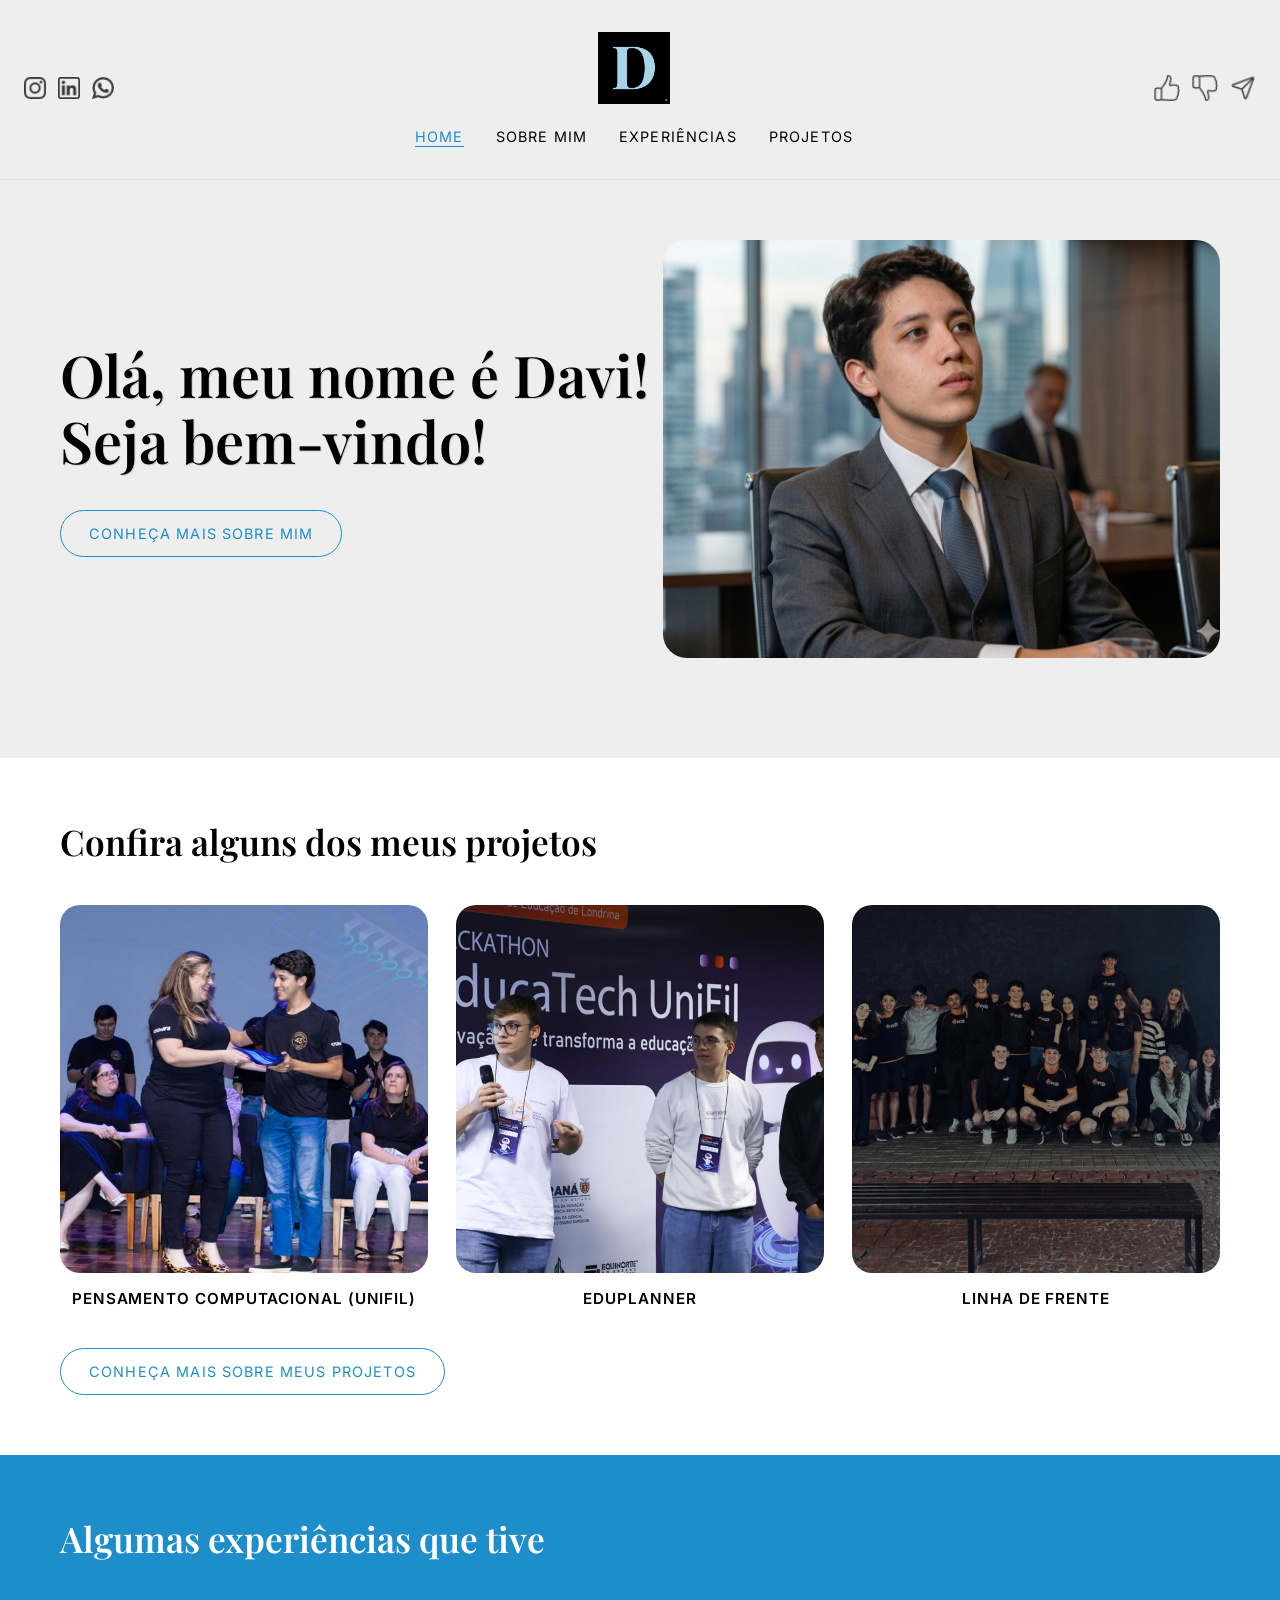
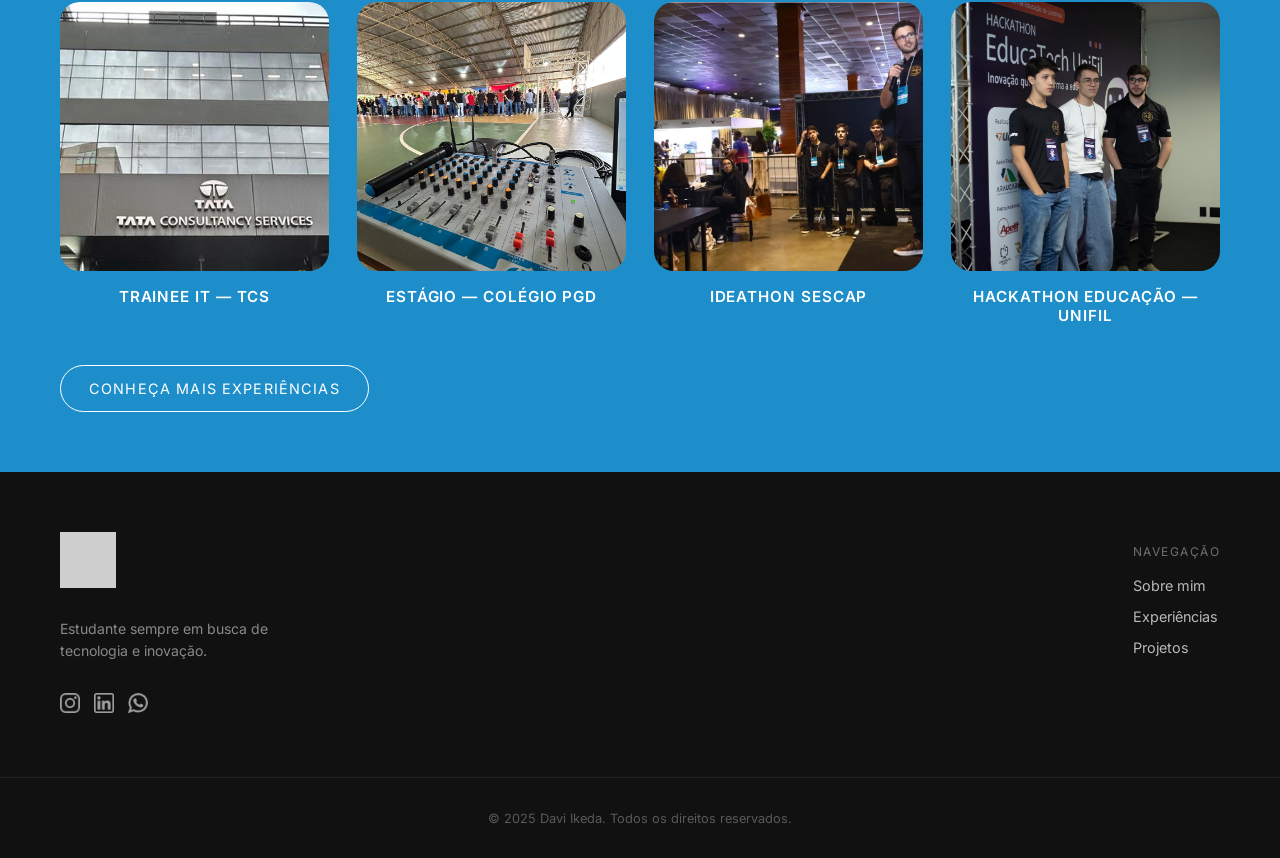
<file: index.html>
<!DOCTYPE html>
<html lang="pt-BR">
<head>
    <meta charset="UTF-8">
    <meta name="viewport" content="width=device-width, initial-scale=1.0">
    <title>Davi Ikeda — Portfólio</title>
    <link rel="stylesheet" href="style.css">
    <link rel="preconnect" href="https://fonts.googleapis.com">
    <link rel="preconnect" href="https://fonts.gstatic.com" crossorigin>
    <link href="https://fonts.googleapis.com/css2?family=Finlandica+Text:ital,wght@0,100..900;1,100..900&family=Playfair+Display:ital,wght@0,400..900;1,400..900&family=Inter:ital,opsz,wght@0,14..32,100..900;1,14..32,100..900&display=swap" rel="stylesheet">
</head>
<body>

    <!-- HEADER -->
    <header class="header">
        <div class="header-icons">
            <a href="https://www.instagram.com/daviikedalp/"><img src="assets/icons/instagram.png" alt="Instagram" class="icon"></a>
            <a href="https://www.linkedin.com/in/davi-ikeda-lopes-004a93346/"><img src="assets/icons/linkedin.png" alt="LinkedIn" class="icon"></a>
            <a href=""><img src="assets/icons/whatsapp.png" alt="WhatsApp" class="icon"></a>
        </div>
        <div class="header-navbar">
            <a href="index.html"><img src="assets/logo_portfolio.png" alt="Logo" class="navbar-logo"></a>
            <div class="navbar-items">
                <a href="index.html" class="navbar-item">Home</a>
                <a href="sobre-mim.html" class="navbar-item">Sobre mim</a>
                <a href="experiencias.html" class="navbar-item">Experiências</a>
                <a href="projetos.html" class="navbar-item">Projetos</a>
            </div>
        </div>
        <div class="header-icons">
            <a href="#"><img src="assets/icons/gostar.png" alt="Curtir" class="cta-icon"></a>
            <a href="#"><img src="assets/icons/nao-gostar.png" alt="Não curtir" class="cta-icon"></a>
            <a href="#"><img src="assets/icons/enviar.png" alt="Enviar" class="cta-icon"></a>
        </div>
    </header>

    <!-- MAIN -->
    <main class="main-home">

        <!-- Hero -->
        <section class="hero-home">
            <div class="hero-home_content">
                <p class="content-text fade-up">Olá, meu nome é Davi! Seja bem-vindo!</p>
                <a href="sobre-mim.html" class="content-button fade-up fade-up-delay-2">Conheça mais sobre mim</a>
            </div>
            <img src="assets/hero-img.png" alt="Foto de Davi Ikeda" class="hero-home_img fade-up fade-up-delay-3">
        </section>

        <!-- Projects -->
        <section class="projects-home">
            <h2 class="projects-title">Confira alguns dos meus projetos</h2>
            <div class="projects-content">
                <div class="project">
                    <img src="assets/pensamentoComp.png" alt="Pensamento Computacional" class="project-img">
                    <p class="project-label">Pensamento Computacional (UniFil)</p>
                </div>
                <div class="project">
                    <img src="assets/eduplanner.png" alt="EduPlanner" class="project-img">
                    <p class="project-label">EduPlanner</p>
                </div>
                <div class="project">
                    <img src="assets/linha.png" alt="Linha de Frente" class="project-img">
                    <p class="project-label">Linha de Frente</p>
                </div>
            </div>
            <div class="section-centered-btn">
                <a href="projetos.html" class="projects-button">Conheça mais sobre meus projetos</a>
            </div>
        </section>

        <!-- Experiences -->
        <section class="experiences-home">
            <h2 class="experiences-title">Algumas experiências que tive</h2>
            <div class="experiences-content">
                <div class="experience">
                    <img src="assets/tcs.jpg" alt="Trainee IT TCS" class="experience-img">
                    <p class="experience-label">Trainee IT — TCS</p>
                </div>
                <div class="experience">
                    <img src="assets/pgd.jpg" alt="Estágio Colégio PGD" class="experience-img">
                    <p class="experience-label">Estágio — Colégio PGD</p>
                </div>
                <div class="experience">
                    <img src="assets/sescap.jpg" alt="Sescap Ideathon" class="experience-img">
                    <p class="experience-label">Ideathon Sescap</p>
                </div>
                <div class="experience">
                    <img src="assets/hackathonEduca.jpg" alt="Hackathon UniFil" class="experience-img">
                    <p class="experience-label">Hackathon Educação — UniFil</p>
                </div>
            </div>
            <div class="section-centered-btn">
                <a href="experiencias.html" class="experiences-button content-button--white">Conheça mais experiências</a>
            </div>
        </section>

    </main>

    <!-- FOOTER -->
    <footer>
        <div class="footer">
            <div class="footer-brand">
                <img src="assets/logo_portfolio.png" alt="Logo" class="footer-logo">
                <p class="footer-tagline">Estudante sempre em busca de tecnologia e inovação.</p>
                <div class="footer-social">
                    <a href="https://www.instagram.com/daviikedalp/"><img src="assets/icons/instagram.png" alt="Instagram"></a>
                    <a href="https://www.linkedin.com/in/davi-ikeda-lopes-004a93346/"><img src="assets/icons/linkedin.png" alt="LinkedIn"></a>
                    <a href=""><img src="assets/icons/whatsapp.png" alt="WhatsApp"></a>
                </div>
            </div>
            <nav class="footer-nav">
                <p class="footer-nav-title">Navegação</p>
                <a href="sobre-mim.html" class="footer-link">Sobre mim</a>
                <a href="experiencias.html" class="footer-link">Experiências</a>
                <a href="projetos.html" class="footer-link">Projetos</a>
            </nav>
        </div>
        <div class="footer-bottom">
            <p class="footer-copyright">&copy; 2025 Davi Ikeda. Todos os direitos reservados.</p>
        </div>
    </footer>

    <script src="index.js"></script>
</body>
</html>
</file>
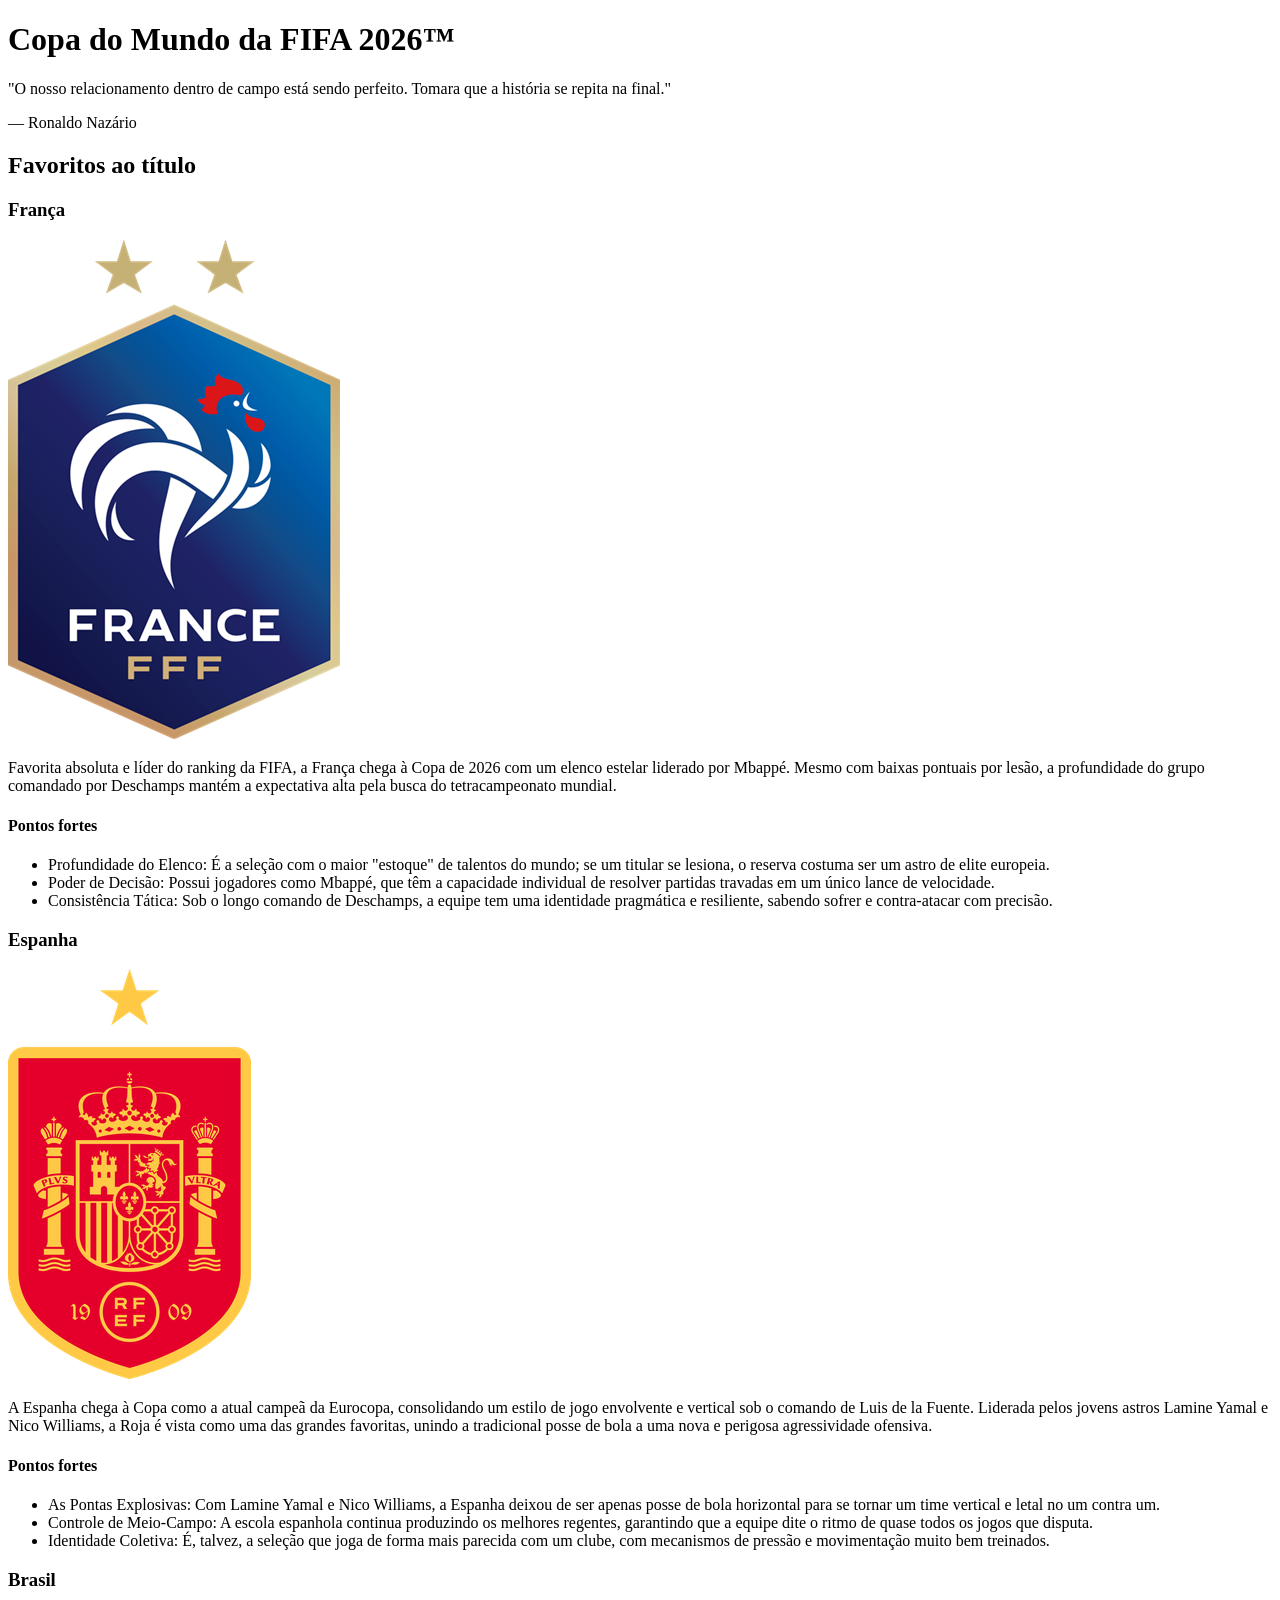
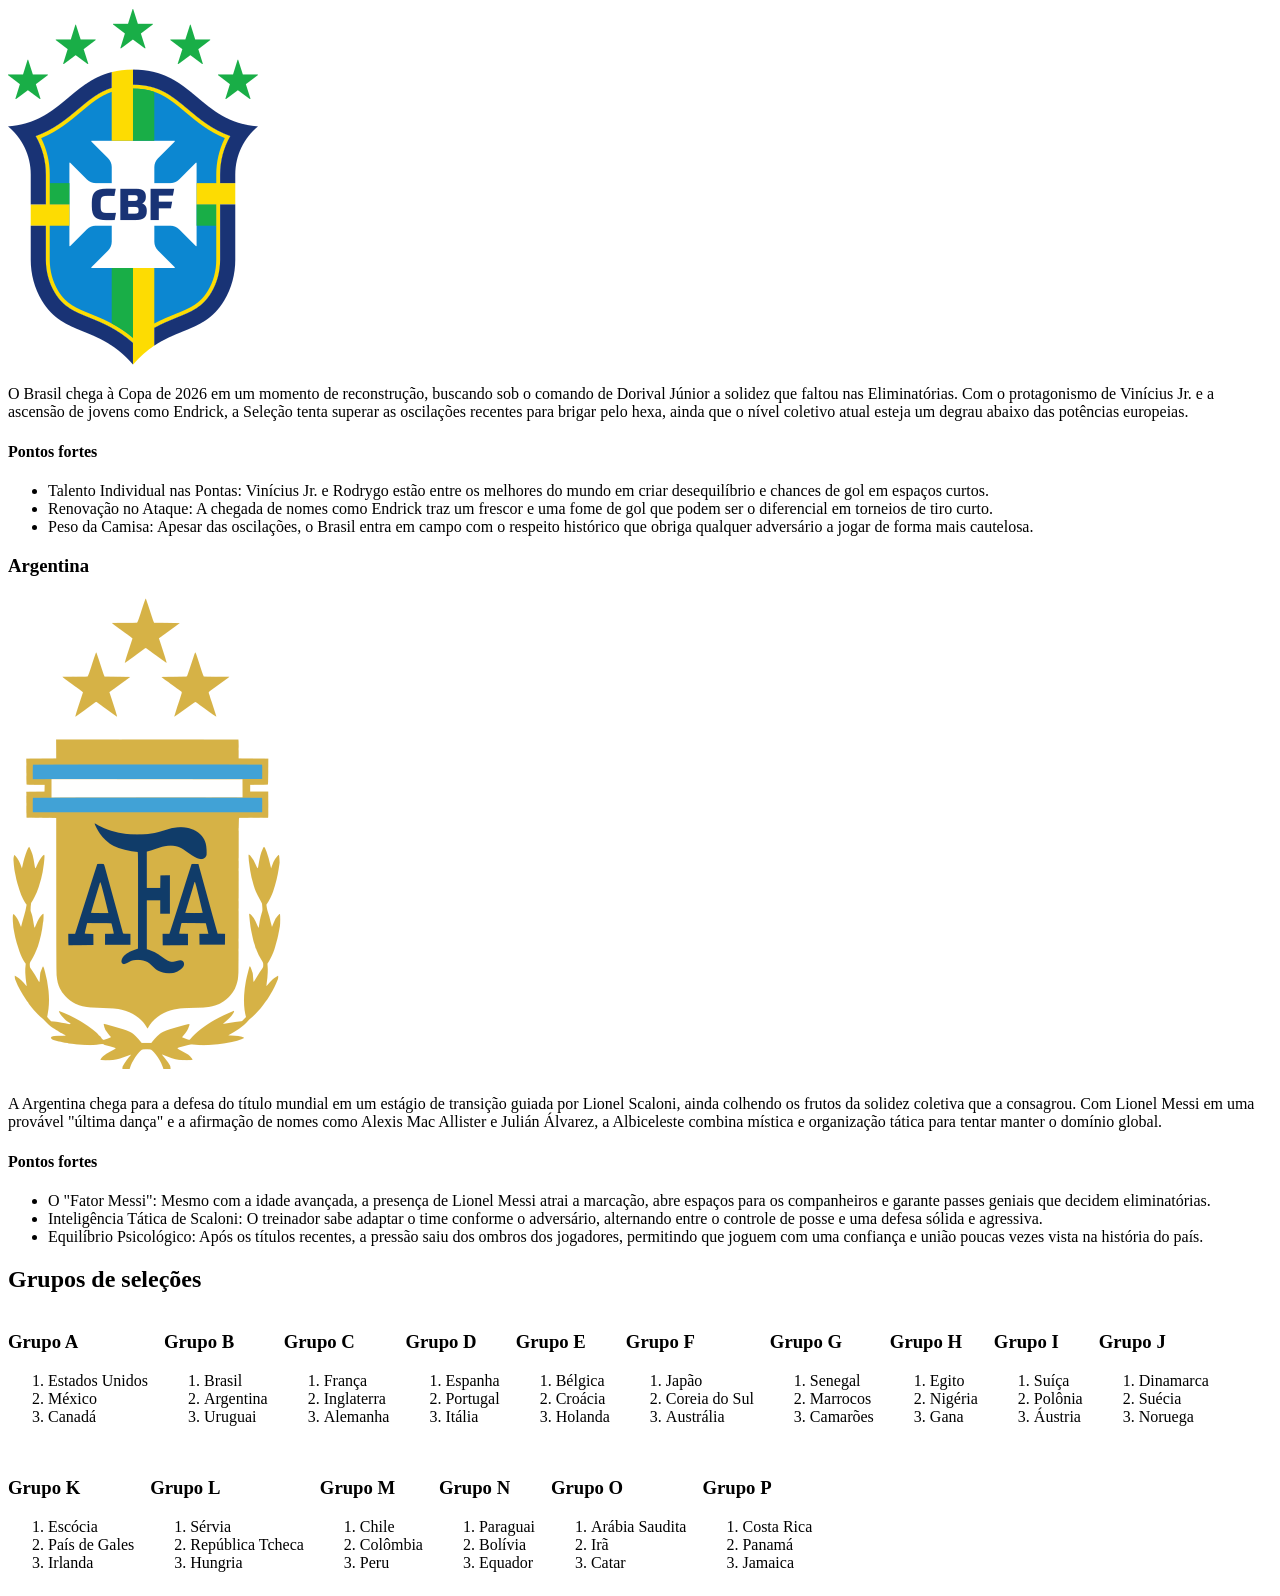
<file: Atividade 1/index.html>
<!DOCTYPE html>
<html lang="en">
<head>
    <meta charset="UTF-8">
    <meta name="viewport" content="width=device-width, initial-scale=1.0">
    <title>Copa 2026</title>
</head>
<body>
    <header>
        <h1>Copa do Mundo da FIFA 2026™</h1>
        <div>
            <p>"O nosso relacionamento dentro de campo está sendo perfeito. Tomara que a história se repita na final."</p>
            <p>— Ronaldo Nazário</p>
        </div>
    </header>

    <main>
        <section class="fav">
            <h2>Favoritos ao título</h2>
            <div class="franca">
                <h3>França</h3>
                <img src="assets/franca.png" alt="Brasão da França">
                <p>Favorita absoluta e líder do ranking da FIFA, a França chega à Copa de 2026 com um elenco estelar liderado por Mbappé. Mesmo com baixas pontuais por lesão, a profundidade do grupo comandado por Deschamps mantém a expectativa alta pela busca do tetracampeonato mundial.</p>
                <h4>Pontos fortes</h4>
                <ul>
                    <li>Profundidade do Elenco: É a seleção com o maior "estoque" de talentos do mundo; se um titular se lesiona, o reserva costuma ser um astro de elite europeia.</li>
                    <li>Poder de Decisão: Possui jogadores como Mbappé, que têm a capacidade individual de resolver partidas travadas em um único lance de velocidade.</li>
                    <li>Consistência Tática: Sob o longo comando de Deschamps, a equipe tem uma identidade pragmática e resiliente, sabendo sofrer e contra-atacar com precisão.</li>
                </ul>
            </div>

            <div class="espanha">
                <h3>Espanha</h3>
                <img src="assets/espanha.png" alt="Brasão da Espanha">
                <p>A Espanha chega à Copa como a atual campeã da Eurocopa, consolidando um estilo de jogo envolvente e vertical sob o comando de Luis de la Fuente. Liderada pelos jovens astros Lamine Yamal e Nico Williams, a Roja é vista como uma das grandes favoritas, unindo a tradicional posse de bola a uma nova e perigosa agressividade ofensiva.</p>
                <h4>Pontos fortes</h4>
                <ul>
                    <li>As Pontas Explosivas: Com Lamine Yamal e Nico Williams, a Espanha deixou de ser apenas posse de bola horizontal para se tornar um time vertical e letal no um contra um.</li>
                    <li>Controle de Meio-Campo: A escola espanhola continua produzindo os melhores regentes, garantindo que a equipe dite o ritmo de quase todos os jogos que disputa.</li>
                    <li>Identidade Coletiva: É, talvez, a seleção que joga de forma mais parecida com um clube, com mecanismos de pressão e movimentação muito bem treinados.</li>
                </ul>
            </div>

            <div class="brasil">
                <h3>Brasil</h3>
                <img src="assets/brasil.webp" alt="Brasão do Brasil">
                <p>O Brasil chega à Copa de 2026 em um momento de reconstrução, buscando sob o comando de Dorival Júnior a solidez que faltou nas Eliminatórias. Com o protagonismo de Vinícius Jr. e a ascensão de jovens como Endrick, a Seleção tenta superar as oscilações recentes para brigar pelo hexa, ainda que o nível coletivo atual esteja um degrau abaixo das potências europeias.</p>
                <h4>Pontos fortes</h4>
                <ul>
                    <li>Talento Individual nas Pontas: Vinícius Jr. e Rodrygo estão entre os melhores do mundo em criar desequilíbrio e chances de gol em espaços curtos.</li>
                    <li>Renovação no Ataque: A chegada de nomes como Endrick traz um frescor e uma fome de gol que podem ser o diferencial em torneios de tiro curto.</li>
                    <li>Peso da Camisa: Apesar das oscilações, o Brasil entra em campo com o respeito histórico que obriga qualquer adversário a jogar de forma mais cautelosa.</li>
                </ul>
            </div>

            <div class="argentina">
                <h3>Argentina</h3>
                <img src="assets/argentina.png" alt="Brasão da Argentina">
                <p>A Argentina chega para a defesa do título mundial em um estágio de transição guiada por Lionel Scaloni, ainda colhendo os frutos da solidez coletiva que a consagrou. Com Lionel Messi em uma provável "última dança" e a afirmação de nomes como Alexis Mac Allister e Julián Álvarez, a Albiceleste combina mística e organização tática para tentar manter o domínio global.</p>
                <h4>Pontos fortes</h4>
                <ul>
                    <li>O "Fator Messi": Mesmo com a idade avançada, a presença de Lionel Messi atrai a marcação, abre espaços para os companheiros e garante passes geniais que decidem eliminatórias.</li>
                    <li>Inteligência Tática de Scaloni: O treinador sabe adaptar o time conforme o adversário, alternando entre o controle de posse e uma defesa sólida e agressiva.</li>
                    <li>Equilíbrio Psicológico: Após os títulos recentes, a pressão saiu dos ombros dos jogadores, permitindo que joguem com uma confiança e união poucas vezes vista na história do país.</li>
                </ul>
            </div>
        </section>

        <section class="table">
            <h2>Grupos de seleções</h2>
            <div class="groups" style="display: flex; flex-wrap: wrap; gap: 1rem;">
                <div class="group">
                    <h3>Grupo A</h3>
                    <ol>
                        <li>Estados Unidos</li>
                        <li>México</li>
                        <li>Canadá</li>
                    </ol>
                </div>
                <div class="group">
                    <h3>Grupo B</h3>
                    <ol>
                        <li>Brasil</li>
                        <li>Argentina</li>
                        <li>Uruguai</li>
                    </ol>
                </div>
                <div class="group">
                    <h3>Grupo C</h3>
                    <ol>
                        <li>França</li>
                        <li>Inglaterra</li>
                        <li>Alemanha</li>
                    </ol>
                </div>
                <div class="group">
                    <h3>Grupo D</h3>
                    <ol>
                        <li>Espanha</li>
                        <li>Portugal</li>
                        <li>Itália</li>
                    </ol>
                </div>
                <div class="group">
                    <h3>Grupo E</h3>
                    <ol>
                        <li>Bélgica</li>
                        <li>Croácia</li>
                        <li>Holanda</li>
                    </ol>
                </div>
                <div class="group">
                    <h3>Grupo F</h3>
                    <ol>
                        <li>Japão</li>
                        <li>Coreia do Sul</li>
                        <li>Austrália</li>
                    </ol>
                </div>
                <div class="group">
                    <h3>Grupo G</h3>
                    <ol>
                        <li>Senegal</li>
                        <li>Marrocos</li>
                        <li>Camarões</li>
                    </ol>
                </div>
                <div class="group">
                    <h3>Grupo H</h3>
                    <ol>
                        <li>Egito</li>
                        <li>Nigéria</li>
                        <li>Gana</li>
                    </ol>
                </div>
                <div class="group">
                    <h3>Grupo I</h3>
                    <ol>
                        <li>Suíça</li>
                        <li>Polônia</li>
                        <li>Áustria</li>
                    </ol>
                </div>
                <div class="group">
                    <h3>Grupo J</h3>
                    <ol>
                        <li>Dinamarca</li>
                        <li>Suécia</li>
                        <li>Noruega</li>
                    </ol>
                </div>
                <div class="group">
                    <h3>Grupo K</h3>
                    <ol>
                        <li>Escócia</li>
                        <li>País de Gales</li>
                        <li>Irlanda</li>
                    </ol>
                </div>
                <div class="group">
                    <h3>Grupo L</h3>
                    <ol>
                        <li>Sérvia</li>
                        <li>República Tcheca</li>
                        <li>Hungria</li>
                    </ol>
                </div>
                <div class="group">
                    <h3>Grupo M</h3>
                    <ol>
                        <li>Chile</li>
                        <li>Colômbia</li>
                        <li>Peru</li>
                    </ol>
                </div>
                <div class="group">
                    <h3>Grupo N</h3>
                    <ol>
                        <li>Paraguai</li>
                        <li>Bolívia</li>
                        <li>Equador</li>
                    </ol>
                </div>
                <div class="group">
                    <h3>Grupo O</h3>
                    <ol>
                        <li>Arábia Saudita</li>
                        <li>Irã</li>
                        <li>Catar</li>
                    </ol>
                </div>
                <div class="group">
                    <h3>Grupo P</h3>
                    <ol>
                        <li>Costa Rica</li>
                        <li>Panamá</li>
                        <li>Jamaica</li>
                    </ol>
                </div>
            </div>
        </section>
    </main>

    <footer>

    </footer>
</body>
</html>
</file>
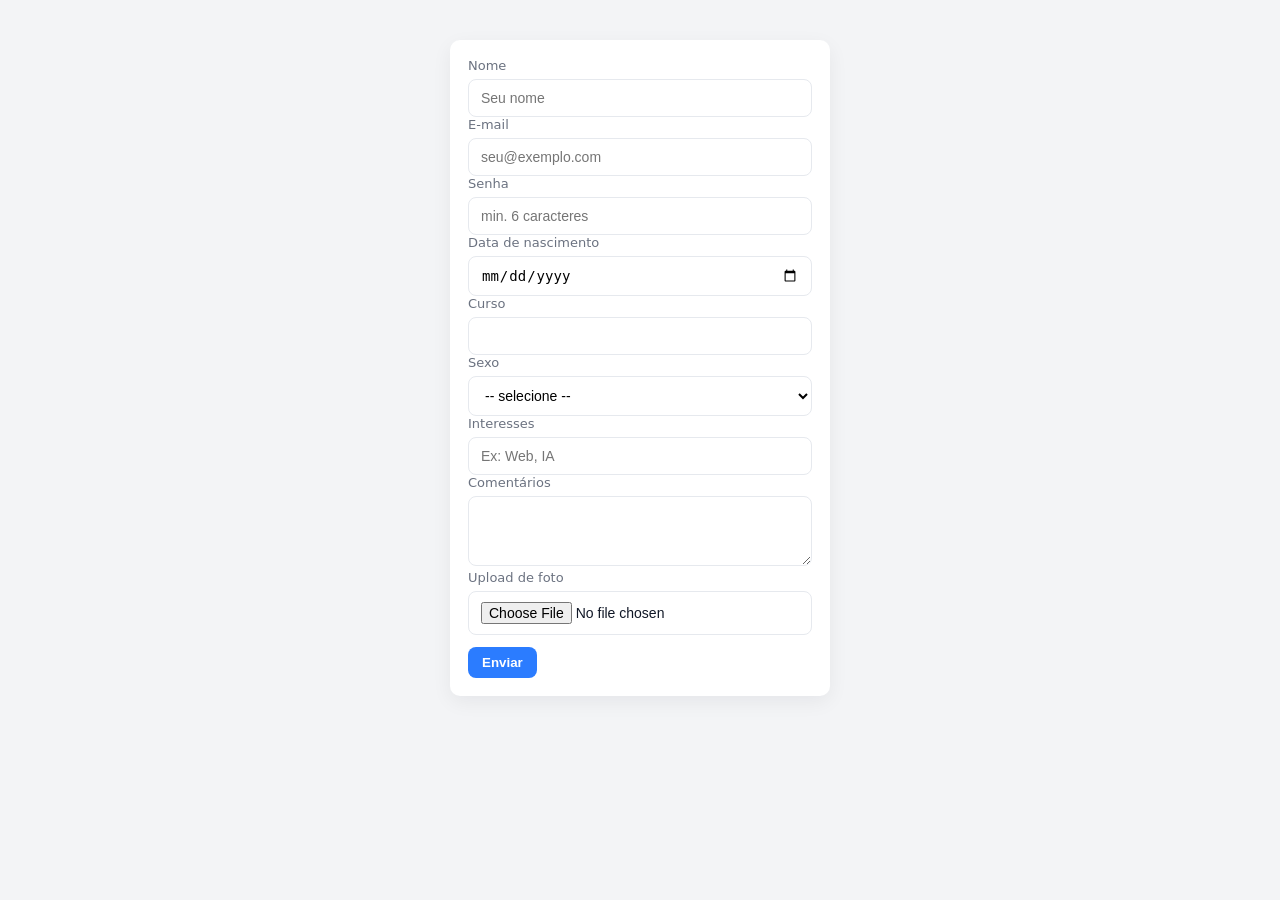
<file: Atividade 5/index.html>
<!DOCTYPE html>
<html lang="pt-BR">
<head>
    <meta charset="utf-8">
    <meta name="viewport" content="width=device-width,initial-scale=1">
    <title>Formulário Simples</title>
    <style>
        *{
            box-sizing:border-box
        }
        body{
            margin:0;
            min-height:100vh;
            display:flex;
            align-items:flex-start;
            justify-content:center;
            padding:40px 16px;
            background-color:#f3f4f6;
            font-family:system-ui, -apple-system, 'Segoe UI', Roboto, 'Helvetica Neue', Arial;
            color:#111827;
        }

        form{
            width:100%;
            max-width:380px;
            background:#ffffff;
            padding:18px;
            border-radius:10px;
            box-shadow:0 6px 20px rgba(15,23,42,0.06);
        }

        form h2{
            margin:0 0 8px;font-size:16px;color:#2b7cff
        }
        
        .field{
            margin-bottom:12px
        }

        label{
            display:block;
            font-size:13px;
            color:#6b7280;
            margin-bottom:6px
        }

        input, select, textarea{
            width:100%;
            padding:10px 12px;
            border:1px solid #e6e9ee;
            border-radius:8px;
            font-size:14px;
            background:#fff;
            transition:box-shadow .12s ease,border-color .12s ease,transform .08s ease;
        }

        textarea{
            resize:vertical
        }

        input:focus, select:focus, textarea:focus{
            outline:none;
            border-color:#2b7cff;
            box-shadow:0 6px 18px rgba(43,124,255,0.08);
            transform:translateY(-1px);
        }

        .actions{
            display:flex;
            justify-content:flex-end;
            margin-top:8px
        }

        button{
            background:#2b7cff;
            color:#fff;
            border:0;
            margin-top: 12px;
            padding:8px 14px;
            border-radius:8px;
            cursor:pointer;
            font-weight:600;
        }

        button:hover{
            background-color:#1e63d6;
        }
    </style>
</head>
<body>
    <form action="#" method="post" enctype="multipart/form-data" autocomplete="on">
        <label for="name">Nome</label>
        <input id="name" name="name" type="text" placeholder="Seu nome" required autocomplete="name">

        <label for="email">E-mail</label>
        <input id="email" name="email" type="email" placeholder="seu@exemplo.com" required autocomplete="email">

        <label for="senha">Senha</label>
        <input id="senha" name="senha" type="password" placeholder="min. 6 caracteres" required autocomplete="new-password">

        <label for="dt_nasc">Data de nascimento</label>
        <input id="dt_nasc" name="dt_nasc" type="date" autocomplete="bday">

        <label for="curso">Curso</label>
        <input id="curso" name="curso" type="text" autocomplete="organization">

        <label for="sexo">Sexo</label>
        <select id="sexo" name="sexo">
            <option value="">-- selecione --</option>
            <option value="masc">Masculino</option>
            <option value="fem">Feminino</option>
        </select>

        <label for="interesses">Interesses</label>
        <input id="interesses" name="interesses" type="text" placeholder="Ex: Web, IA">

        <label for="coment">Comentários</label>
        <textarea id="coment" name="coment" rows="3"></textarea>

        <label for="foto">Upload de foto</label>
        <input id="foto" name="foto" type="file" accept="image/*">

        <button type="submit">Enviar</button>
    </form>
</body>
</html>
</file>
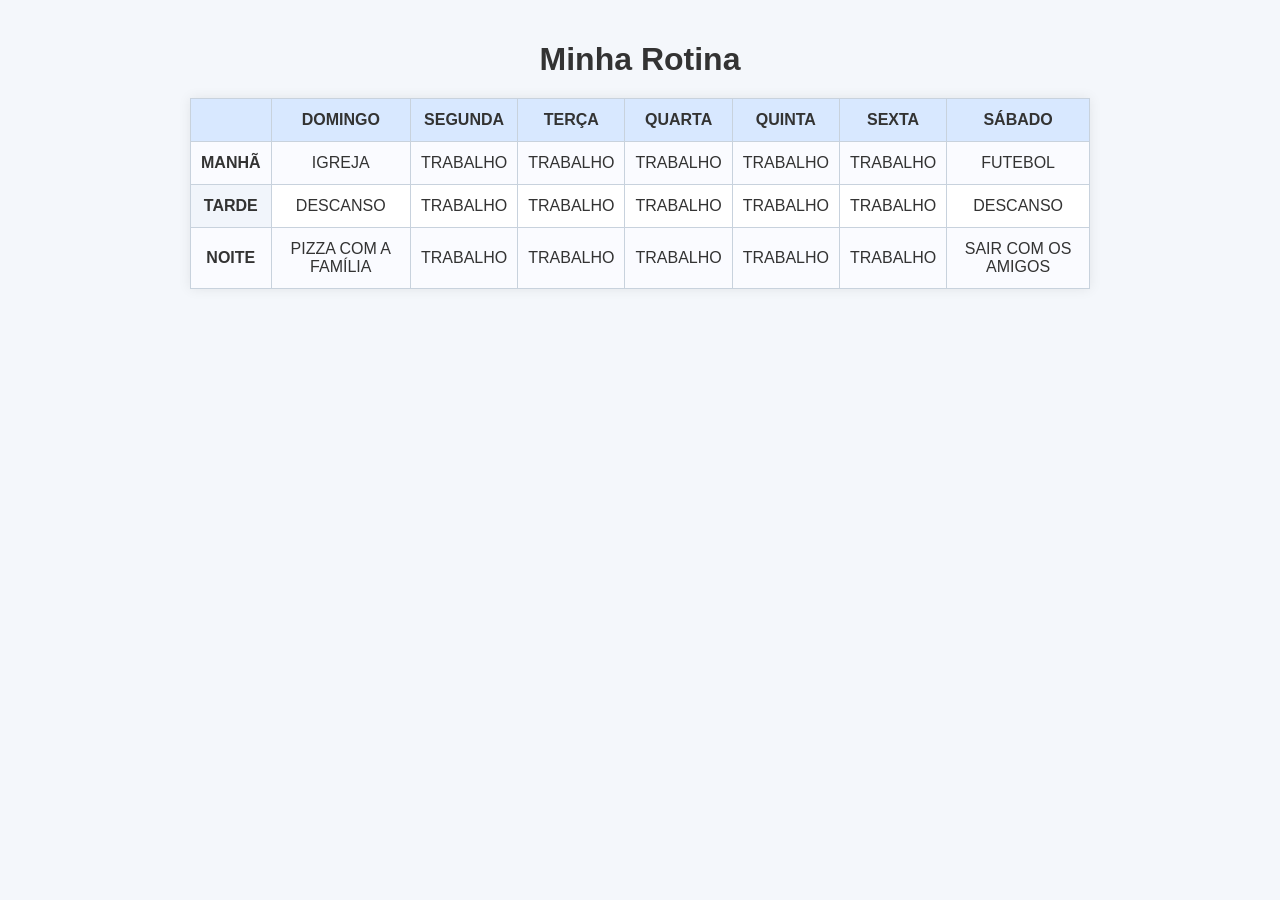
<file: Atividade 4/tabela_rotina/index.html>
<!DOCTYPE html>
<html lang="en">
<head>
    <meta charset="UTF-8">
    <meta name="viewport" content="width=device-width, initial-scale=1.0">
    <title>Rotina</title>
    <link rel="stylesheet" href="style.css">
</head>
<body>
    <h1>Minha Rotina</h1>
    <table class="rotina">
        <thead>
            <tr>
                <td></td>
                <td>DOMINGO</td>
                <td>SEGUNDA</td>
                <td>TERÇA</td>
                <td>QUARTA</td>
                <td>QUINTA</td>
                <td>SEXTA</td>
                <td>SÁBADO</td>
            </tr>
        </thead>
        <tbody>
            <tr>
                <td>MANHÃ</td>
                <td>IGREJA</td>
                <td>TRABALHO</td>
                <td>TRABALHO</td>
                <td>TRABALHO</td>
                <td>TRABALHO</td>
                <td>TRABALHO</td>
                <td>FUTEBOL</td>
            </tr>
            <tr>
                <td>TARDE</td>
                <td>DESCANSO</td>
                <td>TRABALHO</td>
                <td>TRABALHO</td>
                <td>TRABALHO</td>
                <td>TRABALHO</td>
                <td>TRABALHO</td>
                <td>DESCANSO</td>
            </tr>
            <tr>
                <td>NOITE</td>
                <td>PIZZA COM A FAMÍLIA</td>
                <td>TRABALHO</td>
                <td>TRABALHO</td>
                <td>TRABALHO</td>
                <td>TRABALHO</td>
                <td>TRABALHO</td>
                <td>SAIR COM OS AMIGOS</td>
            </tr>
        </tbody>
    </table>
</body>
</html>
</file>
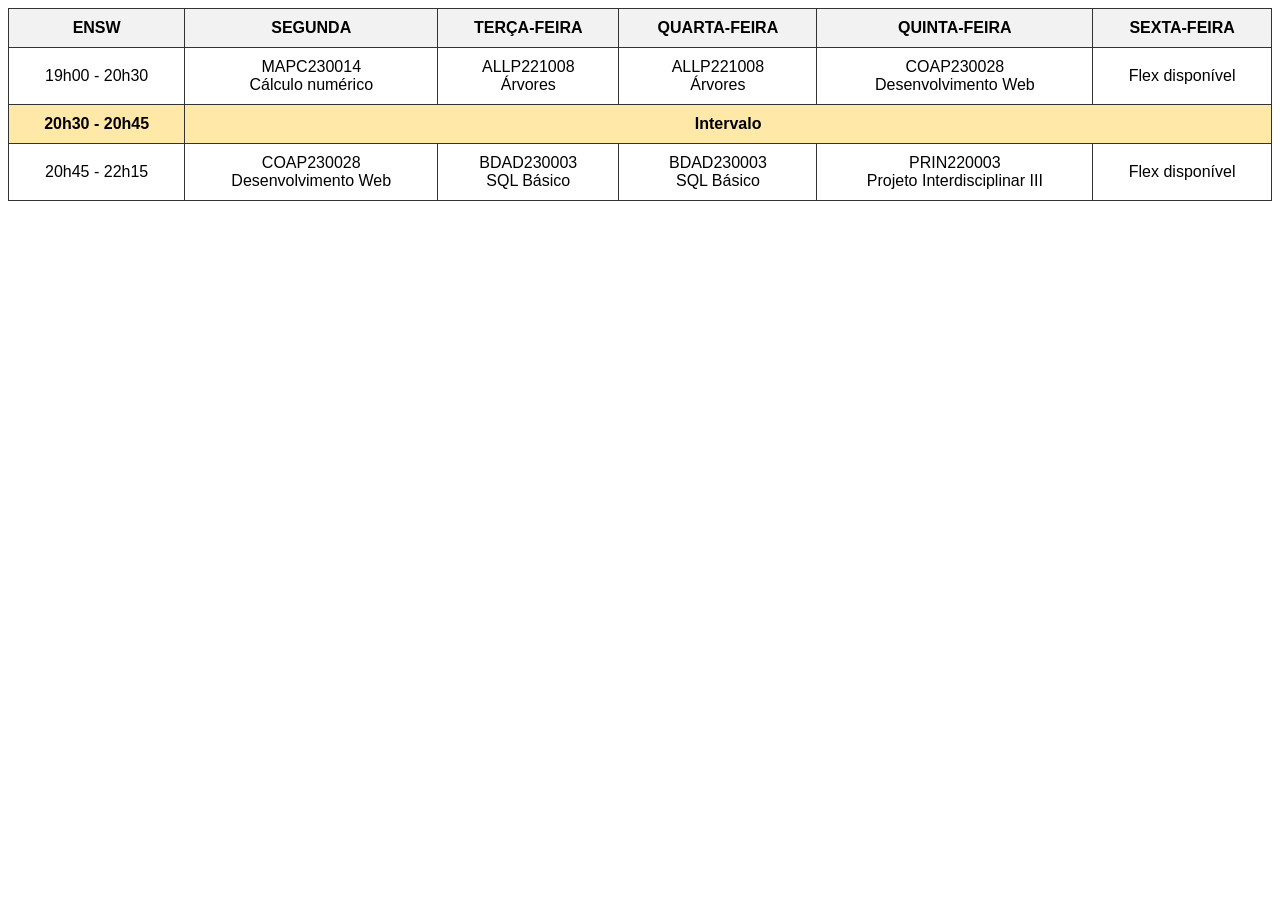
<file: Atividade 4/tabela_unifil/index.html>
<!DOCTYPE html>
<html lang="en">
<head>
    <meta charset="UTF-8">
    <meta name="viewport" content="width=device-width, initial-scale=1.0">
    <title>Horário da UniFil</title>
    <link rel="stylesheet" href="style.css">
</head>
<body>
    <table>
        <thead>
            <tr>
                <th>ENSW</th>
                <th>SEGUNDA</th>
                <th>TERÇA-FEIRA</th>
                <th>QUARTA-FEIRA</th>
                <th>QUINTA-FEIRA</th>
                <th>SEXTA-FEIRA</th>
            </tr>
        </thead>
        <tbody>
            <tr>
                <td>19h00 - 20h30</td>
                <td>MAPC230014<br>Cálculo numérico</td>
                <td>ALLP221008<br>Árvores</td>
                <td>ALLP221008<br>Árvores</td>
                <td>COAP230028<br>Desenvolvimento Web</td>
                <td>Flex disponível</td>
            </tr>
            <tr class="interval">
                <td>20h30 - 20h45</td>
                <td colspan="5">Intervalo</td>
            </tr>
            <tr>
                <td>20h45 - 22h15</td>
                <td>COAP230028<br>Desenvolvimento Web</td>
                <td>BDAD230003<br>SQL Básico</td>
                <td>BDAD230003<br>SQL Básico</td>
                <td>PRIN220003<br>Projeto Interdisciplinar III</td>
                <td>Flex disponível</td>
            </tr>
        </tbody>
    </table>
</body>
</html>
</file>
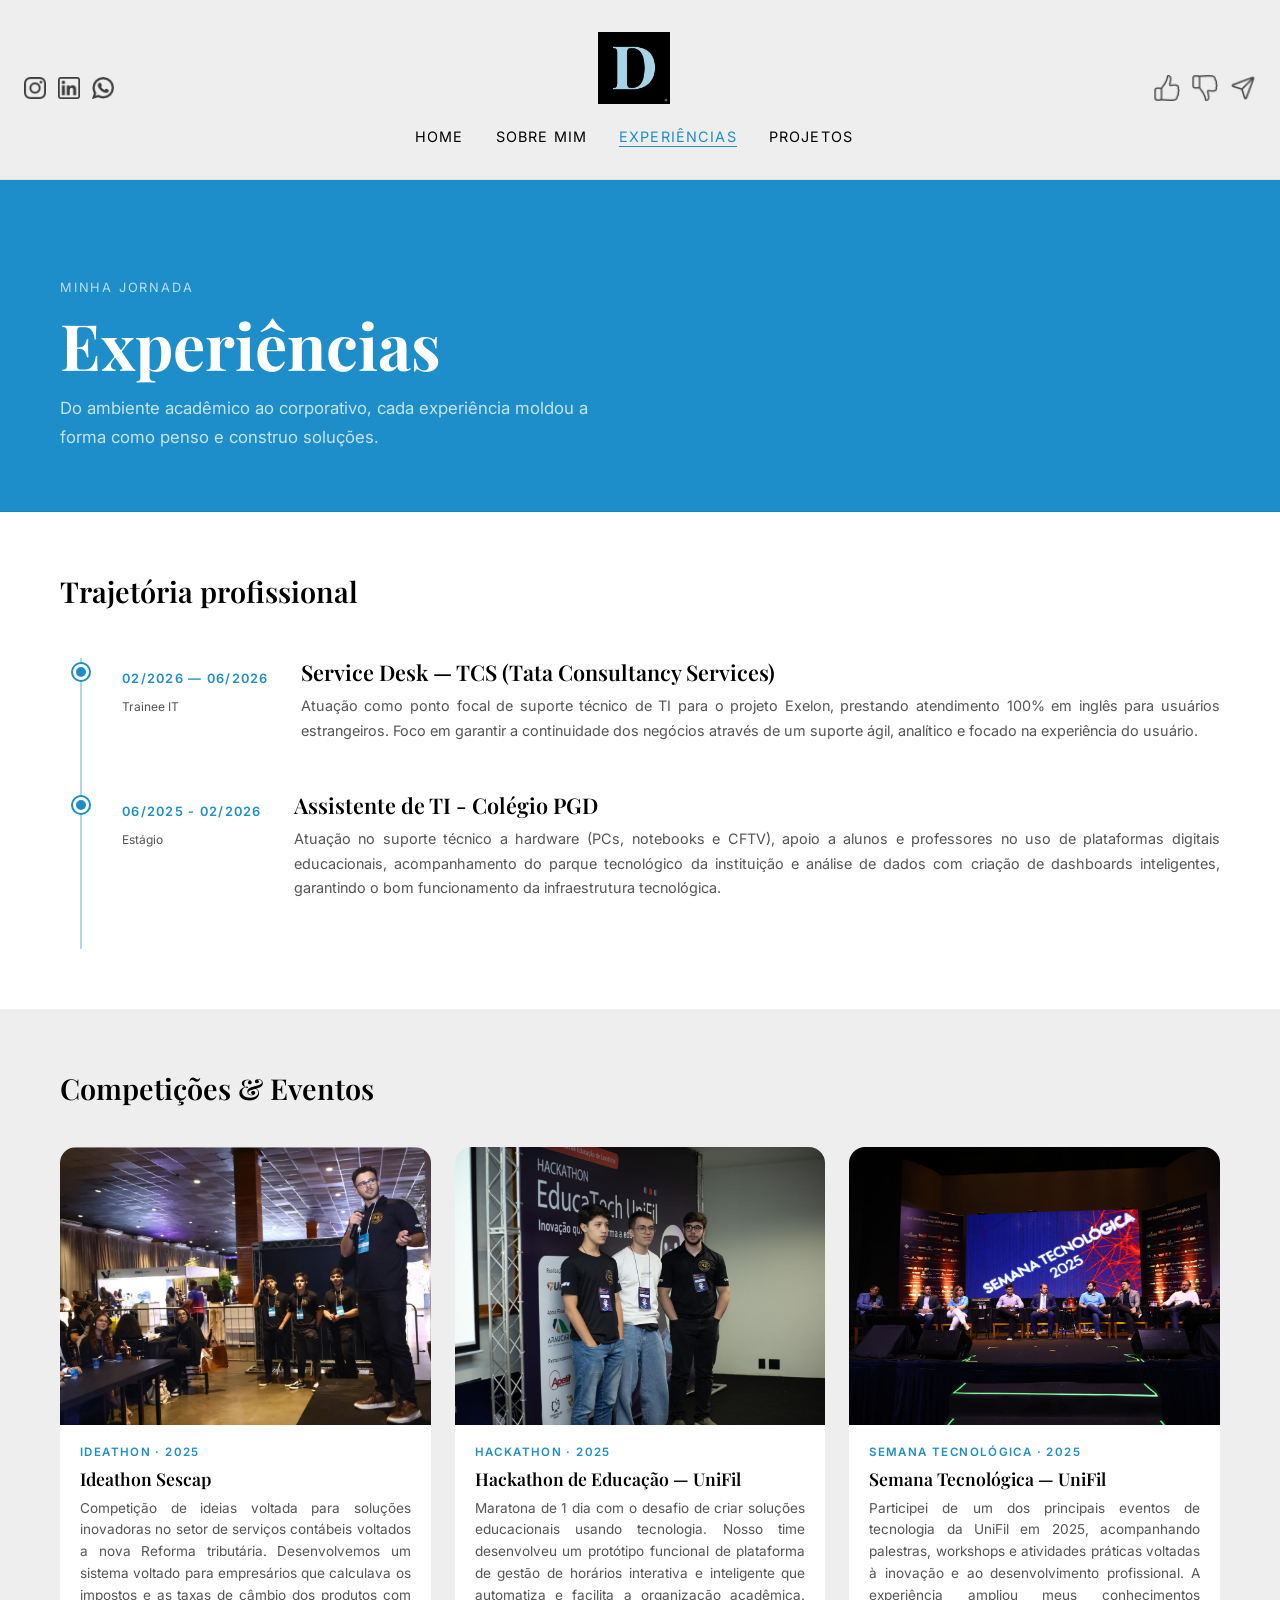
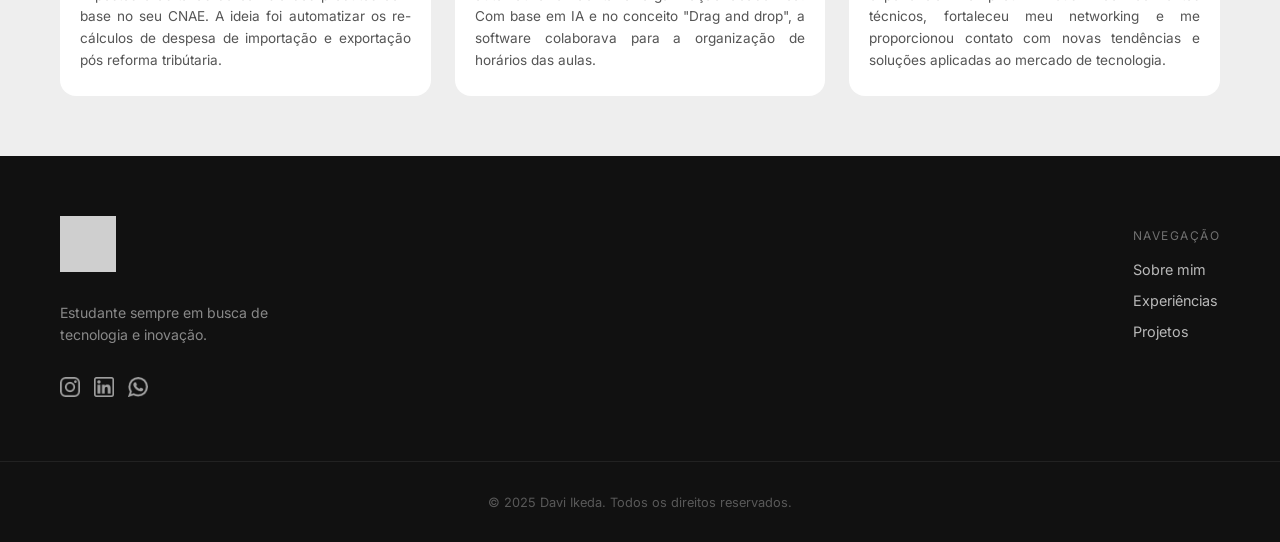
<file: experiencias.html>
<!DOCTYPE html>
<html lang="pt-BR">
<head>
    <meta charset="UTF-8">
    <meta name="viewport" content="width=device-width, initial-scale=1.0">
    <title>Experiências — Davi Ikeda</title>
    <link rel="stylesheet" href="style.css">
    <link rel="preconnect" href="https://fonts.googleapis.com">
    <link rel="preconnect" href="https://fonts.gstatic.com" crossorigin>
    <link href="https://fonts.googleapis.com/css2?family=Playfair+Display:ital,wght@0,400..900;1,400..900&family=Inter:ital,opsz,wght@0,14..32,100..900;1,14..32,100..900&display=swap" rel="stylesheet">
</head>
<body>

    <!-- HEADER -->
    <header class="header">
        <div class="header-icons">
            <a href="https://www.instagram.com/daviikedalp/"><img src="assets/icons/instagram.png" alt="Instagram" class="icon"></a>
            <a href="https://www.linkedin.com/in/davi-ikeda-lopes-004a93346/"><img src="assets/icons/linkedin.png" alt="LinkedIn" class="icon"></a>
            <a href=""><img src="assets/icons/whatsapp.png" alt="WhatsApp" class="icon"></a>
        </div>
        <div class="header-navbar">
            <a href="index.html"><img src="assets/logo_portfolio.png" alt="Logo" class="navbar-logo"></a>
            <div class="navbar-items">
                <a href="index.html" class="navbar-item">Home</a>
                <a href="sobre-mim.html" class="navbar-item">Sobre mim</a>
                <a href="experiencias.html" class="navbar-item active">Experiências</a>
                <a href="projetos.html" class="navbar-item">Projetos</a>
            </div>
        </div>
        <div class="header-icons">
            <a href="#"><img src="assets/icons/gostar.png" alt="Curtir" class="cta-icon"></a>
            <a href="#"><img src="assets/icons/nao-gostar.png" alt="Não curtir" class="cta-icon"></a>
            <a href="#"><img src="assets/icons/enviar.png" alt="Enviar" class="cta-icon"></a>
        </div>
    </header>

    <!-- PAGE HERO (fundo azul) -->
    <section class="page-hero exp-hero">
        <p class="page-eyebrow">Minha jornada</p>
        <h1 class="page-title">Experiências</h1>
        <p class="page-subtitle">Do ambiente acadêmico ao corporativo, cada experiência moldou a forma como penso e construo soluções.</p>
    </section>

    <!-- TIMELINE -->
    <section class="timeline-section">
        <h2>Trajetória profissional</h2>
        <div class="timeline">

            <div class="timeline-item">
                <div class="timeline-meta">
                    <p class="timeline-date">02/2026 — 06/2026</p>
                    <p class="timeline-type">Trainee IT</p>
                </div>
                <div class="timeline-content">
                    <h3>Service Desk — TCS (Tata Consultancy Services)</h3>
                    <p>Atuação como ponto focal de suporte técnico de TI para o projeto Exelon, prestando atendimento 100% em inglês para usuários estrangeiros. Foco em garantir a continuidade dos negócios através de um suporte ágil, analítico e focado na experiência do usuário.</p>
                </div>
            </div>

            <div class="timeline-item">
                <div class="timeline-meta">
                    <p class="timeline-date">06/2025 - 02/2026</p>
                    <p class="timeline-type">Estágio</p>
                </div>
                <div class="timeline-content">
                    <h3>Assistente de TI - Colégio PGD</h3>
                    <p>Atuação no suporte técnico a hardware (PCs, notebooks e CFTV), apoio a alunos e professores no uso de plataformas digitais educacionais, acompanhamento do parque tecnológico da instituição e análise de dados com criação de dashboards inteligentes, garantindo o bom funcionamento da infraestrutura tecnológica.</p>
                </div>
            </div>

        </div>
    </section>

    <!-- OTHER EXPERIENCES -->
    <section class="other-exp-section">
        <h2>Competições &amp; Eventos</h2>
        <div class="other-exp-grid">

            <article class="exp-card">
                <img src="assets/sescap.jpg" alt="Sescap Ideathon" class="exp-card-img">
                <div class="exp-card-body">
                    <span class="exp-card-tag">Ideathon · 2025</span>
                    <h3 class="exp-card-title">Ideathon Sescap</h3>
                    <p class="exp-card-desc">Competição de ideias voltada para soluções inovadoras no setor de serviços contábeis voltados a nova Reforma tributária. Desenvolvemos um sistema voltado para empresários que calculava os impostos e as taxas de câmbio dos produtos com base no seu CNAE. A ideia foi automatizar os re-cálculos de despesa de importação e exportação pós reforma tribútaria.</p>
                </div>
            </article>

            <article class="exp-card">
                <img src="assets/hackathonEduca.jpg" alt="Hackathon Educação UniFil" class="exp-card-img">
                <div class="exp-card-body">
                    <span class="exp-card-tag">Hackathon  · 2025</span>
                    <h3 class="exp-card-title">Hackathon de Educação — UniFil</h3>
                    <p class="exp-card-desc">Maratona de 1 dia com o desafio de criar soluções educacionais usando tecnologia. Nosso time desenvolveu um protótipo funcional de plataforma de gestão de horários interativa e inteligente que automatiza e facilita a organização acadêmica. Com base em IA e no conceito "Drag and drop", a software colaborava para a organização de horários das aulas.</p>
                </div>
            </article>

            <article class="exp-card">
                <img src="assets/semanaTech.jpg" alt="Semana Tecnológica UniFil" class="exp-card-img">
                <div class="exp-card-body">
                    <span class="exp-card-tag">Semana Tecnológica  · 2025</span>
                    <h3 class="exp-card-title">Semana Tecnológica — UniFil</h3>
                    <p class="exp-card-desc">Participei de um dos principais eventos de tecnologia da UniFil em 2025, acompanhando palestras, workshops e atividades práticas voltadas à inovação e ao desenvolvimento profissional. A experiência ampliou meus conhecimentos técnicos, fortaleceu meu networking e me proporcionou contato com novas tendências e soluções aplicadas ao mercado de tecnologia.</p>
                </div>
            </article>

        </div>
    </section>

    <!-- FOOTER -->
    <footer>
        <div class="footer">
            <div class="footer-brand">
                <img src="assets/logo_portfolio.png" alt="Logo" class="footer-logo">
                <p class="footer-tagline">Estudante sempre em busca de tecnologia e inovação.</p>
                <div class="footer-social">
                    <a href="https://www.instagram.com/daviikedalp/"><img src="assets/icons/instagram.png" alt="Instagram"></a>
                    <a href="https://www.linkedin.com/in/davi-ikeda-lopes-004a93346/"><img src="assets/icons/linkedin.png" alt="LinkedIn"></a>
                    <a href=""><img src="assets/icons/whatsapp.png" alt="WhatsApp"></a>
                </div>
            </div>
            <nav class="footer-nav">
                <p class="footer-nav-title">Navegação</p>
                <a href="sobre-mim.html" class="footer-link">Sobre mim</a>
                <a href="experiencias.html" class="footer-link">Experiências</a>
                <a href="projetos.html" class="footer-link">Projetos</a>
            </nav>
        </div>
        <div class="footer-bottom">
            <p class="footer-copyright">&copy; 2025 Davi Ikeda. Todos os direitos reservados.</p>
        </div>
    </footer>

    <script src="index.js"></script>
</body>
</html>
</file>
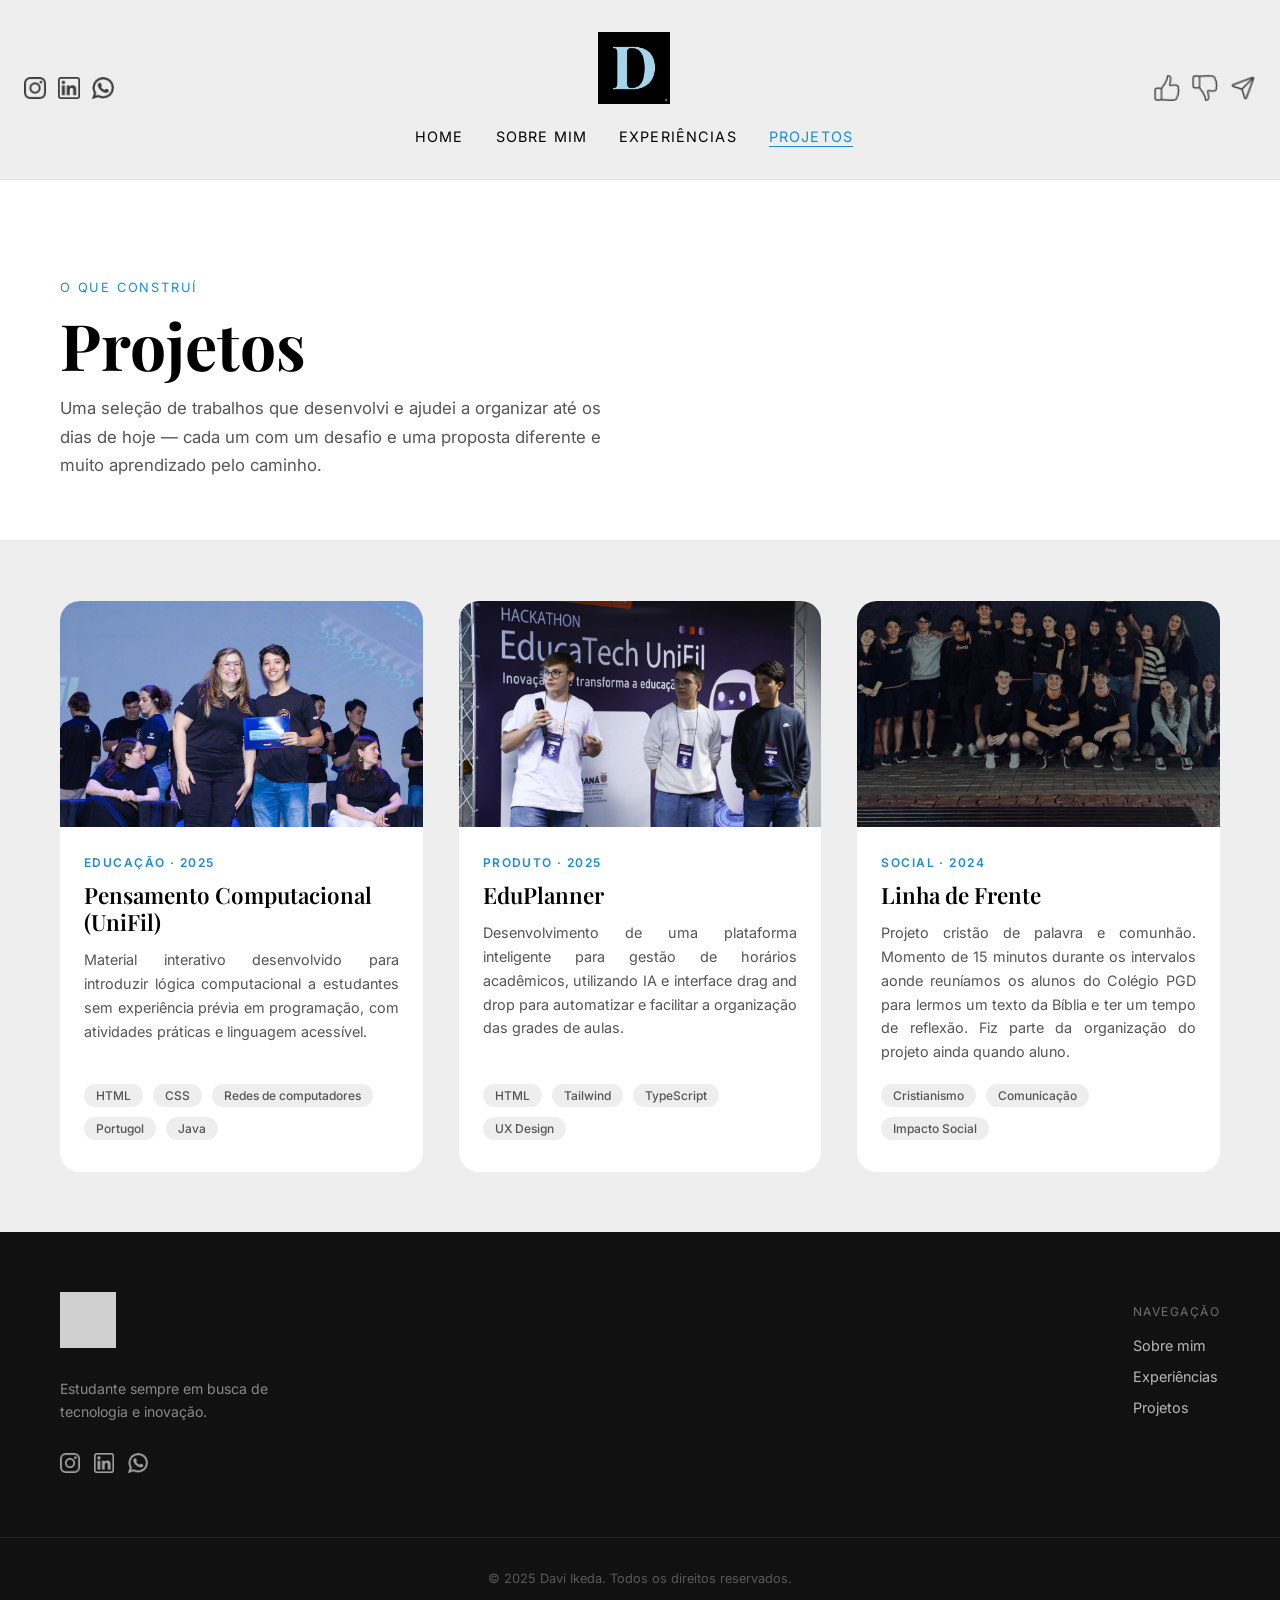
<file: projetos.html>
<!DOCTYPE html>
<html lang="pt-BR">
<head>
    <meta charset="UTF-8">
    <meta name="viewport" content="width=device-width, initial-scale=1.0">
    <title>Projetos — Davi Ikeda</title>
    <link rel="stylesheet" href="style.css">
    <link rel="preconnect" href="https://fonts.googleapis.com">
    <link rel="preconnect" href="https://fonts.gstatic.com" crossorigin>
    <link href="https://fonts.googleapis.com/css2?family=Playfair+Display:ital,wght@0,400..900;1,400..900&family=Inter:ital,opsz,wght@0,14..32,100..900;1,14..32,100..900&display=swap" rel="stylesheet">
</head>
<body>

    <!-- HEADER -->
    <header class="header">
        <div class="header-icons">
            <a href="https://www.instagram.com/daviikedalp/"><img src="assets/icons/instagram.png" alt="Instagram" class="icon"></a>
            <a href="https://www.linkedin.com/in/davi-ikeda-lopes-004a93346/"><img src="assets/icons/linkedin.png" alt="LinkedIn" class="icon"></a>
            <a href=""><img src="assets/icons/whatsapp.png" alt="WhatsApp" class="icon"></a>
        </div>
        <div class="header-navbar">
            <a href="index.html"><img src="assets/logo_portfolio.png" alt="Logo" class="navbar-logo"></a>
            <div class="navbar-items">
                <a href="index.html" class="navbar-item">Home</a>
                <a href="sobre-mim.html" class="navbar-item">Sobre mim</a>
                <a href="experiencias.html" class="navbar-item">Experiências</a>
                <a href="projetos.html" class="navbar-item active">Projetos</a>
            </div>
        </div>
        <div class="header-icons">
            <a href="#"><img src="assets/icons/gostar.png" alt="Curtir" class="cta-icon"></a>
            <a href="#"><img src="assets/icons/nao-gostar.png" alt="Não curtir" class="cta-icon"></a>
            <a href="#"><img src="assets/icons/enviar.png" alt="Enviar" class="cta-icon"></a>
        </div>
    </header>

    <!-- PAGE HERO -->
    <section class="page-hero">
        <p class="page-eyebrow">O que construí</p>
        <h1 class="page-title">Projetos</h1>
        <p class="page-subtitle">Uma seleção de trabalhos que desenvolvi e ajudei a organizar até os dias de hoje — cada um com um desafio e uma proposta diferente e muito aprendizado pelo caminho.</p>
    </section>

    <!-- PROJECTS GRID -->
    <section class="projects-grid-section">
        <div class="projects-full-grid">

            <article class="project-card">
                <img src="assets/pensamentoComp2.jpg" alt="Pensamento Computacional" class="project-card-img">
                <div class="project-card-body">
                    <span class="project-card-tag">Educação · 2025</span>
                    <h2 class="project-card-title">Pensamento Computacional (UniFil)</h2>
                    <p class="project-card-desc">Material interativo desenvolvido para introduzir lógica computacional a estudantes sem experiência prévia em programação, com atividades práticas e linguagem acessível.</p>
                    <div class="project-card-footer">
                        <span class="tag-pill">HTML</span>
                        <span class="tag-pill">CSS</span>
                        <span class="tag-pill">Redes de computadores</span>
                        <span class="tag-pill">Portugol</span>
                        <span class="tag-pill">Java</span>
                    </div>
                </div>
            </article>

            <article class="project-card">
                <img src="assets/eduplanner.png" alt="EduPlanner" class="project-card-img">
                <div class="project-card-body">
                    <span class="project-card-tag">Produto · 2025</span>
                    <h2 class="project-card-title">EduPlanner</h2>
                    <p class="project-card-desc">Desenvolvimento de uma plataforma inteligente para gestão de horários acadêmicos, utilizando IA e interface drag and drop para automatizar e facilitar a organização das grades de aulas.</p>
                    <div class="project-card-footer">
                        <span class="tag-pill">HTML</span>
                        <span class="tag-pill">Tailwind</span>
                        <span class="tag-pill">TypeScript</span>
                        <span class="tag-pill">UX Design</span>
                    </div>
                </div>
            </article>

            <article class="project-card">
                <img src="assets/linha.png" alt="Linha de Frente" class="project-card-img">
                <div class="project-card-body">
                    <span class="project-card-tag">Social · 2024</span>
                    <h2 class="project-card-title">Linha de Frente</h2>
                    <p class="project-card-desc">Projeto cristão de palavra e comunhão. Momento de 15 minutos durante os intervalos aonde reuníamos os alunos do Colégio PGD para lermos um texto da Bíblia e ter um tempo de reflexão. Fiz parte da organização do projeto ainda quando aluno.</p>
                    <div class="project-card-footer">
                        <span class="tag-pill">Cristianismo</span>
                        <span class="tag-pill">Comunicação</span>
                        <span class="tag-pill">Impacto Social</span>
                    </div>
                </div>
            </article>

        </div>
    </section>

    <!-- FOOTER -->
    <footer>
        <div class="footer">
            <div class="footer-brand">
                <img src="assets/logo_portfolio.png" alt="Logo" class="footer-logo">
                <p class="footer-tagline">Estudante sempre em busca de tecnologia e inovação.</p>
                <div class="footer-social">
                    <a href="https://www.instagram.com/daviikedalp/"><img src="assets/icons/instagram.png" alt="Instagram"></a>
                    <a href="https://www.linkedin.com/in/davi-ikeda-lopes-004a93346/"><img src="assets/icons/linkedin.png" alt="LinkedIn"></a>
                    <a href=""><img src="assets/icons/whatsapp.png" alt="WhatsApp"></a>
                </div>
            </div>
            <nav class="footer-nav">
                <p class="footer-nav-title">Navegação</p>
                <a href="sobre-mim.html" class="footer-link">Sobre mim</a>
                <a href="experiencias.html" class="footer-link">Experiências</a>
                <a href="projetos.html" class="footer-link">Projetos</a>
            </nav>
        </div>
        <div class="footer-bottom">
            <p class="footer-copyright">&copy; 2025 Davi Ikeda. Todos os direitos reservados.</p>
        </div>
    </footer>

    <script src="index.js"></script>
</body>
</html>
</file>
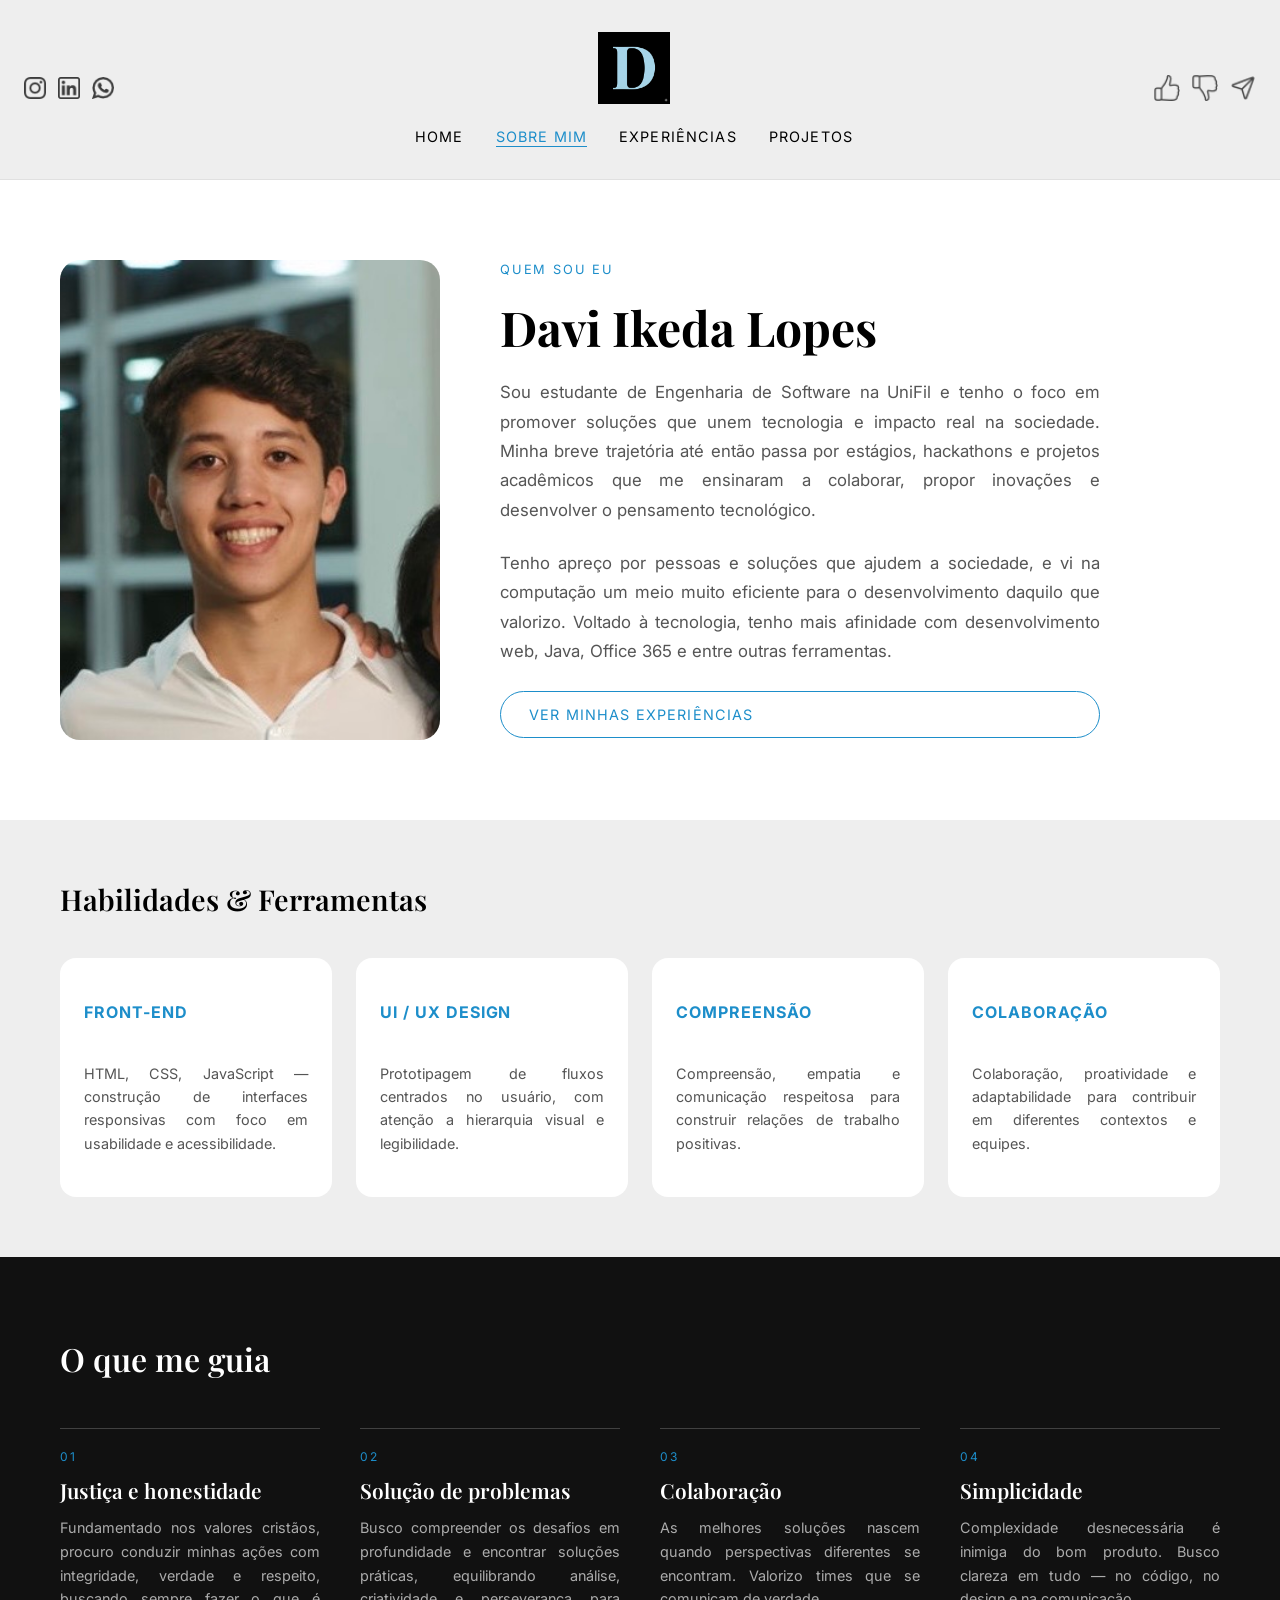
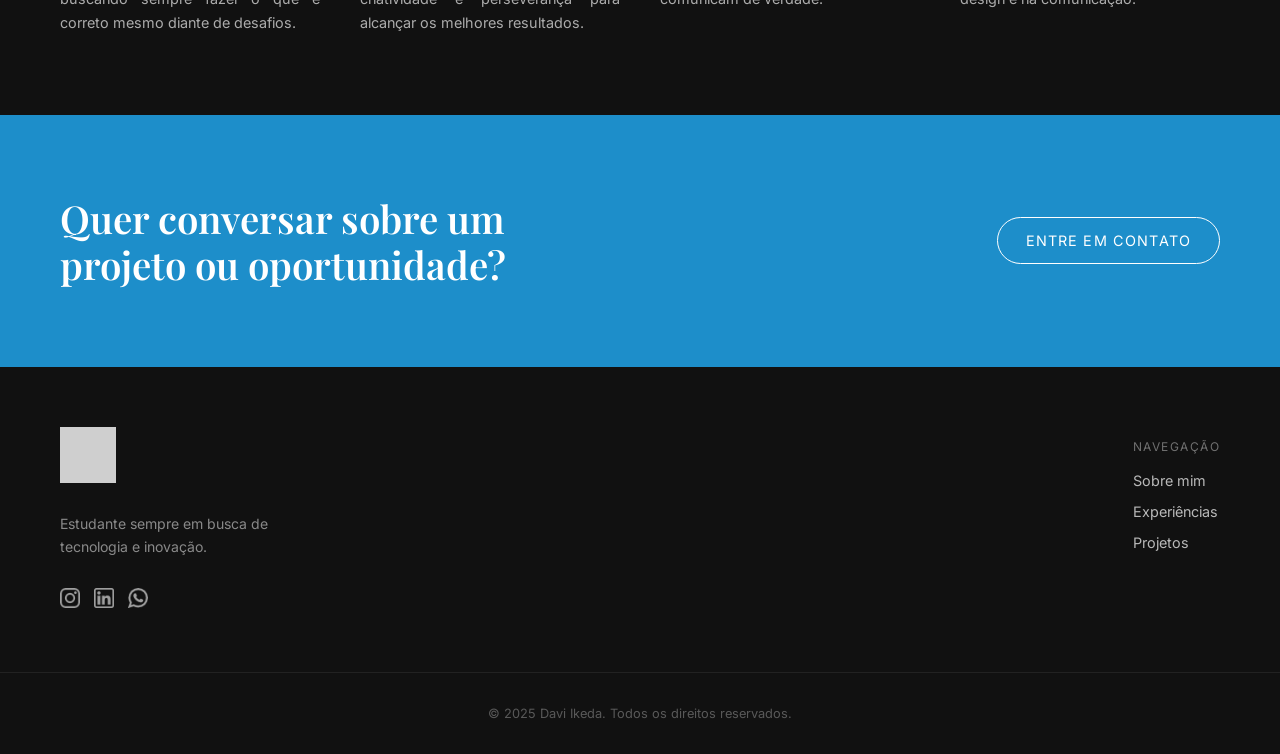
<file: sobre-mim.html>
<!DOCTYPE html>
<html lang="pt-BR">
<head>
    <meta charset="UTF-8">
    <meta name="viewport" content="width=device-width, initial-scale=1.0">
    <title>Sobre mim — Davi Ikeda</title>
    <link rel="stylesheet" href="style.css">
    <link rel="preconnect" href="https://fonts.googleapis.com">
    <link rel="preconnect" href="https://fonts.gstatic.com" crossorigin>
    <link href="https://fonts.googleapis.com/css2?family=Playfair+Display:ital,wght@0,400..900;1,400..900&family=Inter:ital,opsz,wght@0,14..32,100..900;1,14..32,100..900&display=swap" rel="stylesheet">
</head>
<body>

    <!-- HEADER -->
    <header class="header">
        <div class="header-icons">
            <a href="https://www.instagram.com/daviikedalp/"><img src="assets/icons/instagram.png" alt="Instagram" class="icon"></a>
            <a href="https://www.linkedin.com/in/davi-ikeda-lopes-004a93346/"><img src="assets/icons/linkedin.png" alt="LinkedIn" class="icon"></a>
            <a href=""><img src="assets/icons/whatsapp.png" alt="WhatsApp" class="icon"></a>
        </div>
        <div class="header-navbar">
            <a href="index.html"><img src="assets/logo_portfolio.png" alt="Logo" class="navbar-logo"></a>
            <div class="navbar-items">
                <a href="index.html" class="navbar-item">Home</a>
                <a href="sobre-mim.html" class="navbar-item active">Sobre mim</a>
                <a href="experiencias.html" class="navbar-item">Experiências</a>
                <a href="projetos.html" class="navbar-item">Projetos</a>
            </div>
        </div>
        <div class="header-icons">
            <a href="#"><img src="assets/icons/gostar.png" alt="Curtir" class="cta-icon"></a>
            <a href="#"><img src="assets/icons/nao-gostar.png" alt="Não curtir" class="cta-icon"></a>
            <a href="#"><img src="assets/icons/enviar.png" alt="Enviar" class="cta-icon"></a>
        </div>
    </header>

    <!-- HERO -->
    <section class="hero-sobre">
        <img src="assets/davi.jpg" alt="Foto de Davi Ikeda" class="hero-sobre_img">
        <div class="hero-sobre_content">
            <p class="sobre-eyebrow">Quem sou eu</p>
            <h1 class="sobre-title">Davi Ikeda Lopes</h1>
            <p class="sobre-desc">
                Sou estudante de Engenharia de Software na UniFil e tenho o foco em promover soluções que unem tecnologia e impacto real na sociedade. Minha breve trajetória até então passa por estágios, hackathons e projetos acadêmicos que me ensinaram a colaborar, propor inovações e desenvolver o pensamento tecnológico.
            </p>
            <p class="sobre-desc">
                Tenho apreço por pessoas e soluções que ajudem a sociedade, e vi na computação um meio muito eficiente para o desenvolvimento daquilo que valorizo. Voltado à tecnologia, tenho mais afinidade com desenvolvimento web, Java, Office 365 e entre outras ferramentas.
            </p>
            <a href="experiencias.html" class="page-button">Ver minhas experiências</a>
        </div>
    </section>

    <!-- SKILLS -->
    <section class="skills-section">
        <h2>Habilidades &amp; Ferramentas</h2>
        <div class="skills-grid">
            <div class="skill-card">
                <p class="skill-card-name">Front-end</p>
                <p class="skill-card-desc">HTML, CSS, JavaScript — construção de interfaces responsivas com foco em usabilidade e acessibilidade.</p>
            </div>
            <div class="skill-card">
                <p class="skill-card-name">UI / UX Design</p>
                <p class="skill-card-desc">Prototipagem de fluxos centrados no usuário, com atenção a hierarquia visual e legibilidade.</p>
            </div>
            <div class="skill-card">
                <p class="skill-card-name">Compreensão</p>
                <p class="skill-card-desc">Compreensão, empatia e comunicação respeitosa para construir relações de trabalho positivas.</p>
            </div>
            <div class="skill-card">
                <p class="skill-card-name">Colaboração</p>
                <p class="skill-card-desc">Colaboração, proatividade e adaptabilidade para contribuir em diferentes contextos e equipes.</p>
            </div>
        </div>
    </section>

    <!-- VALUES -->
    <section class="values-section">
        <h2>O que me guia</h2>
        <div class="values-grid">
            <div class="value-item">
                <span class="value-number">01</span>
                <h3 class="value-title">Justiça e honestidade</h3>
                <p class="value-desc">Fundamentado nos valores cristãos, procuro conduzir minhas ações com integridade, verdade e respeito, buscando sempre fazer o que é correto mesmo diante de desafios.</p>
            </div>
            <div class="value-item">
                <span class="value-number">02</span>
                <h3 class="value-title">Solução de problemas</h3>
                <p class="value-desc">Busco compreender os desafios em profundidade e encontrar soluções práticas, equilibrando análise, criatividade e perseverança para alcançar os melhores resultados.</p>
            </div>
            <div class="value-item">
                <span class="value-number">03</span>
                <h3 class="value-title">Colaboração</h3>
                <p class="value-desc">As melhores soluções nascem quando perspectivas diferentes se encontram. Valorizo times que se comunicam de verdade.</p>
            </div>
            <div class="value-item">
                <span class="value-number">04</span>
                <h3 class="value-title">Simplicidade</h3>
                <p class="value-desc">Complexidade desnecessária é inimiga do bom produto. Busco clareza em tudo — no código, no design e na comunicação.</p>
            </div>
        </div>
    </section>

    <!-- CTA -->
    <section class="cta-sobre">
        <h2>Quer conversar sobre um projeto ou oportunidade?</h2>
        <a href="" class="page-button content-button--white">Entre em contato</a>
    </section>

    <!-- FOOTER -->
    <footer>
        <div class="footer">
            <div class="footer-brand">
                <img src="assets/logo_portfolio.png" alt="Logo" class="footer-logo">
                <p class="footer-tagline">Estudante sempre em busca de tecnologia e inovação.</p>
                <div class="footer-social">
                    <a href="https://www.instagram.com/daviikedalp/"><img src="assets/icons/instagram.png" alt="Instagram"></a>
                    <a href="https://www.linkedin.com/in/davi-ikeda-lopes-004a93346/"><img src="assets/icons/linkedin.png" alt="LinkedIn"></a>
                    <a href=""><img src="assets/icons/whatsapp.png" alt="WhatsApp"></a>
                </div>
            </div>
            <nav class="footer-nav">
                <p class="footer-nav-title">Navegação</p>
                <a href="sobre-mim.html" class="footer-link">Sobre mim</a>
                <a href="experiencias.html" class="footer-link">Experiências</a>
                <a href="projetos.html" class="footer-link">Projetos</a>
            </nav>
        </div>
        <div class="footer-bottom">
            <p class="footer-copyright">&copy; 2025 Davi Ikeda. Todos os direitos reservados.</p>
        </div>
    </footer>

    <script src="index.js"></script>
</body>
</html>
</file>
<file: style.css>
:root {
    --light-blue: #ADD8E6;
    --mid-blue: #1d8eca;
    --dark-blue: #0f5f8a;
    --black: #000000;
    --white: #FFFFFF;
    --light-grey: #EEEEEE;
    --dark-grey: #111111;
    --text-grey: #555555;
}

*, *::before, *::after {
    box-sizing: border-box;
}

body {
    font-family: "Playfair Display", serif;
    font-optical-sizing: auto;
    font-style: normal;
    background-color: var(--light-grey);
    margin: 0;
}


/* ─── HEADER ─── */

.header {
    display: flex;
    justify-content: space-between;
    align-items: center;
    margin: 0;
    padding: 32px 24px;
    top: 0;
    background-color: var(--light-grey);
    z-index: 100;
    border-bottom: 1px solid rgba(0,0,0,0.06);
}

.header-icons {
    display: flex;
    gap: 12px;
    align-items: center;
}

.icon {
    width: 22px;
    height: 22px;
    opacity: 0.75;
    transition: opacity 0.2s ease;
}

.icon:hover {
    opacity: 1;
}

.cta-icon {
    width: 26px;
    height: 26px;
    opacity: 0.7;
    transition: opacity 0.2s ease, transform 0.2s ease;
    
}

.cta-icon:hover {
    opacity: 1;
    transform: scale(1.1);
}

.header-navbar {
    display: flex;
    gap: 20px;
    flex-direction: column;
    align-items: center;
}

.navbar-logo {
    width: 72px;
}

.navbar-items {
    display: flex;
    align-items: center;
    justify-content: center;
    gap: 32px;
    flex-wrap: wrap;
}

.navbar-item {
    font-family: "Inter", sans-serif;
    font-optical-sizing: auto;
    text-decoration: none;
    color: var(--black);
    text-transform: uppercase;
    font-weight: 400;
    font-size: 0.9rem;
    white-space: nowrap;
    letter-spacing: 0.08em;
    position: relative;
    padding-bottom: 2px;
}

.navbar-item::after {
    content: '';
    position: absolute;
    bottom: 0;
    left: 0;
    width: 0;
    height: 1px;
    background-color: var(--mid-blue);
    transition: width 0.3s ease;
}

.navbar-item:hover::after,
.navbar-item.active::after {
    width: 100%;
}

.navbar-item.active {
    color: var(--mid-blue);
}

.content-button,
.projects-button,
.experiences-button,
.page-button {
    font-family: "Inter", sans-serif;
    font-optical-sizing: auto;
    font-size: 0.9rem;
    letter-spacing: 0.08em;
    padding: 14px 28px;
    border: 1px solid var(--mid-blue);
    border-radius: 100px;
    color: var(--mid-blue);
    text-decoration: none;
    text-transform: uppercase;
    display: inline-block;
    transition: background-color 0.35s ease, color 0.35s ease;
}

.content-button:hover,
.projects-button:hover,
.experiences-button:hover,
.page-button:hover {
    color: var(--white);
    background-color: var(--mid-blue);
}

.content-button--white,
.page-button--white {
    border-color: var(--white);
    color: var(--white);
}

.content-button--white:hover,
.page-button--white:hover {
    background-color: var(--white);
    color: var(--mid-blue);
}

.section-centered-btn {
    display: flex;
    justify-content: center;
}


/* ─── MAIN ─── */

.main-home {
    margin: 0;
}

/* hero */
.hero-home {
    display: flex;
    justify-content: space-between;
    align-items: center;
    gap: 40px;
    margin: 0;
    margin-bottom: 40px;
    padding: 60px 60px 60px 60px;
}

.hero-home_content {
    display: flex;
    flex-direction: column;
    justify-content: center;
    align-items: flex-start;
    max-width: 560px;
    gap: 36px;
}

.content-text {
    color: var(--black);
    font-size: 3.6rem;
    line-height: 1.15;
    font-weight: 600;
    text-shadow: 0.5px 0.5px 0.2px rgba(0,0,0,0.15);
    margin: 0;
    width: 600px; /* Mudando o display do hero */
}

.hero-home_img {
    width: 48%;
    max-width: 640px;
    border-radius: 24px;
    object-fit: cover;
    aspect-ratio: 4/3;
}

/* projects section */
.projects-home {
    display: flex;
    flex-direction: column;
    align-items: flex-start;
    gap: 40px;
    padding: 60px;
    background-color: var(--white);
}

.projects-title,
.experiences-title {
    font-size: 2.2rem;
    font-weight: 600;
    text-shadow: 0.4px 0.4px 0.1px rgba(0,0,0,0.1);
    margin: 0;
}

.projects-title {
    color: var(--black);
}

.projects-content {
    width: 100%;
    display: grid;
    grid-template-columns: repeat(auto-fit, minmax(240px, 1fr));
    gap: 28px;
}

.project,
.experience {
    display: flex;
    flex-direction: column;
    align-items: center;
    gap: 16px;
    cursor: pointer;
}

.project-img,
.experience-img {
    width: 100%;
    aspect-ratio: 1 / 1;
    object-fit: cover;
    border-radius: 20px;
    transition: transform 0.35s ease, box-shadow 0.35s ease;
}

.project-img:hover,
.experience-img:hover {
    transform: scale(1.025);
    box-shadow: 0 12px 32px rgba(0,0,0,0.12);
}

.project-label {
    font-family: "Inter", sans-serif;
    font-size: 0.95rem;
    text-transform: uppercase;
    letter-spacing: 0.06em;
    font-weight: 600;
    color: var(--black);
    text-align: center;
    margin: 0;
}

/* experiences section */
.experiences-home {
    display: flex;
    flex-direction: column;
    align-items: flex-start;
    gap: 40px;
    padding: 60px;
    background-color: var(--mid-blue);
}

.experiences-title {
    color: var(--white);
    text-shadow: 0.4px 0.4px 0.1px rgba(255,255,255,0.2);
}

.experiences-content {
    width: 100%;
    display: grid;
    grid-template-columns: repeat(auto-fit, minmax(200px, 1fr));
    gap: 28px;
}

.experience-label {
    font-family: "Inter", sans-serif;
    font-size: 0.95rem;
    text-transform: uppercase;
    letter-spacing: 0.06em;
    font-weight: 600;
    color: var(--white);
    text-align: center;
    margin: 0;
}


/* ─── SOBRE MIM ─── */

.hero-sobre {
    display: flex;
    align-items: center;
    gap: 60px;
    padding: 80px 60px;
    background-color: var(--white);
}

.hero-sobre_img {
    width: 380px;
    height: 480px;
    object-fit: cover;
    border-radius: 20px;
    flex-shrink: 0;
}

.hero-sobre_content {
    display: flex;
    flex-direction: column;
    gap: 24px;
    max-width: 600px;
}

.sobre-eyebrow {
    font-family: "Inter", sans-serif;
    font-size: 0.8rem;
    letter-spacing: 0.14em;
    text-transform: uppercase;
    color: var(--mid-blue);
    margin: 0;
}

.sobre-title {
    font-size: 3rem;
    font-weight: 700;
    line-height: 1.1;
    margin: 0;
    color: var(--black);
}

.sobre-desc {
    font-family: "Inter", sans-serif;
    font-size: 1.05rem;
    line-height: 1.75;
    color: var(--text-grey);
    margin: 0;
    text-align: justify;
}

/* skills strip */
.skills-section {
    padding: 60px;
    background-color: var(--light-grey);
}

.skills-section h2 {
    font-size: 1.8rem;
    font-weight: 600;
    margin: 0 0 40px 0;
    color: var(--black);
}

.skills-grid {
    display: grid;
    grid-template-columns: repeat(auto-fit, minmax(200px, 1fr));
    gap: 24px;
}

.skill-card {
    background: var(--white);
    border-radius: 16px;
    padding: 28px 24px;
    display: flex;
    flex-direction: column;
    gap: 10px;
}

.skill-card-name {
    font-family: "Inter", sans-serif;
    font-weight: 700;
    font-size: 1rem;
    color: var(--mid-blue);
    text-transform: uppercase;
    letter-spacing: 0.06em;
}

.skill-card-desc {
    font-family: "Inter", sans-serif;
    font-size: 0.9rem;
    line-height: 1.6;
    color: var(--text-grey);
    text-align: justify;
}

/* values strip */
.values-section {
    padding: 80px 60px;
    background-color: var(--dark-grey);
    color: var(--white);
}

.values-section h2 {
    font-size: 2rem;
    font-weight: 600;
    margin: 0 0 48px 0;
    color: var(--white);
}

.values-grid {
    display: grid;
    grid-template-columns: repeat(auto-fit, minmax(220px, 1fr));
    gap: 40px;
}

.value-item {
    display: flex;
    flex-direction: column;
    gap: 12px;
    border-top: 1px solid rgba(255,255,255,0.2);
    padding-top: 20px;
}

.value-number {
    font-family: "Inter", sans-serif;
    font-size: 0.75rem;
    letter-spacing: 0.14em;
    color: var(--mid-blue);
    text-transform: uppercase;
}

.value-title {
    font-size: 1.3rem;
    font-weight: 600;
    color: var(--white);
    margin: 0;
}

.value-desc {
    font-family: "Inter", sans-serif;
    font-size: 0.9rem;
    line-height: 1.65;
    color: rgba(255,255,255,0.65);
    margin: 0;
    text-align: justify;
}

/* cta sobre */
.cta-sobre {
    display: flex;
    align-items: center;
    justify-content: space-between;
    gap: 40px;
    padding: 80px 60px;
    background-color: var(--mid-blue);
}

.cta-sobre h2 {
    font-size: 2.4rem;
    font-weight: 600;
    color: var(--white);
    margin: 0;
    max-width: 540px;
    line-height: 1.2;
}


/* ─── PROJETOS ─── */

.page-hero {
    padding: 100px 60px 60px;
    background-color: var(--white);
    display: flex;
    flex-direction: column;
    gap: 16px;
    border-bottom: 1px solid rgba(0,0,0,0.07);
}

.page-eyebrow {
    font-family: "Inter", sans-serif;
    font-size: 0.8rem;
    letter-spacing: 0.14em;
    text-transform: uppercase;
    color: var(--mid-blue);
    margin: 0;
}

.page-title {
    font-size: 4rem;
    font-weight: 700;
    line-height: 1.05;
    margin: 0;
    color: var(--black);
    max-width: 700px;
}

.page-subtitle {
    font-family: "Inter", sans-serif;
    font-size: 1.05rem;
    line-height: 1.7;
    color: var(--text-grey);
    margin: 0;
    max-width: 560px;
}

/* projects grid full */
.projects-grid-section {
    padding: 60px;
    background-color: var(--light-grey);
}

.projects-full-grid {
    display: grid;
    grid-template-columns: repeat(auto-fill, minmax(320px, 1fr));
    gap: 36px;
}

.project-card {
    background: var(--white);
    border-radius: 20px;
    overflow: hidden;
    display: flex;
    flex-direction: column;
    transition: box-shadow 0.3s ease, transform 0.3s ease;
}

.project-card:hover {
    transform: translateY(-4px);
    box-shadow: 0 20px 48px rgba(0,0,0,0.1);
}

.project-card-img {
    width: 100%;
    aspect-ratio: 16/10;
    object-fit: cover;
}

.project-card-body {
    padding: 28px 24px 32px;
    display: flex;
    flex-direction: column;
    gap: 12px;
    flex: 1;
}

.project-card-tag {
    font-family: "Inter", sans-serif;
    font-size: 0.75rem;
    letter-spacing: 0.12em;
    text-transform: uppercase;
    color: var(--mid-blue);
    font-weight: 600;
}

.project-card-title {
    font-size: 1.4rem;
    font-weight: 600;
    margin: 0;
    color: var(--black);
    line-height: 1.2;
}

.project-card-desc {
    font-family: "Inter", sans-serif;
    font-size: 0.9rem;
    line-height: 1.65;
    color: var(--text-grey);
    margin: 0;
    flex: 1;
    text-align: justify;
}

.project-card-footer {
    display: flex;
    gap: 10px;
    flex-wrap: wrap;
    margin-top: 8px;
}

.tag-pill {
    font-family: "Inter", sans-serif;
    font-size: 0.75rem;
    padding: 4px 12px;
    border-radius: 100px;
    background-color: var(--light-grey);
    color: var(--text-grey);
    font-weight: 500;
}


/* ─── EXPERIÊNCIAS ─── */

.exp-hero {
    padding: 100px 60px 60px;
    background-color: var(--mid-blue);
}

.exp-hero .page-eyebrow {
    color: rgba(255,255,255,0.7);
}

.exp-hero .page-title {
    color: var(--white);
}

.exp-hero .page-subtitle {
    color: rgba(255,255,255,0.75);
}

/* timeline */
.timeline-section {
    padding: 60px;
    background-color: var(--white);
}

.timeline-section h2 {
    font-size: 1.8rem;
    font-weight: 600;
    margin: 0 0 48px 0;
    color: var(--black);
}

.timeline {
    display: flex;
    flex-direction: column;
    gap: 0;
    border-left: 2px solid var(--light-blue);
    margin-left: 20px;
}

.timeline-item {
    display: flex;
    gap: 32px;
    padding: 0 0 48px 40px;
    position: relative;
}

.timeline-item::before {
    content: '';
    position: absolute;
    left: -9px;
    top: 6px;
    width: 16px;
    height: 16px;
    border-radius: 50%;
    background-color: var(--mid-blue);
    border: 3px solid var(--white);
    box-shadow: 0 0 0 2px var(--mid-blue);
}

.timeline-meta {
    min-width: 130px;
    flex-shrink: 0;
}

.timeline-date {
    font-family: "Inter", sans-serif;
    font-size: 0.8rem;
    letter-spacing: 0.1em;
    text-transform: uppercase;
    color: var(--mid-blue);
    font-weight: 600;
}

.timeline-type {
    font-family: "Inter", sans-serif;
    font-size: 0.75rem;
    color: var(--text-grey);
    margin-top: 4px;
}

.timeline-content h3 {
    font-size: 1.35rem;
    font-weight: 600;
    margin: 0 0 8px 0;
    color: var(--black);
}

.timeline-content p {
    font-family: "Inter", sans-serif;
    font-size: 0.9rem;
    line-height: 1.7;
    color: var(--text-grey);
    margin: 0;
    text-align: justify;
}

/* other experiences cards */
.other-exp-section {
    padding: 60px;
    background-color: var(--light-grey);
}

.other-exp-section h2 {
    font-size: 1.8rem;
    font-weight: 600;
    margin: 0 0 40px 0;
    color: var(--black);
}

.other-exp-grid {
    display: grid;
    grid-template-columns: repeat(auto-fill, minmax(280px, 1fr));
    gap: 24px;
}

.exp-card {
    background: var(--white);
    border-radius: 16px;
    overflow: hidden;
    display: flex;
    flex-direction: column;
    transition: transform 0.3s ease, box-shadow 0.3s ease;
}

.exp-card:hover {
    transform: translateY(-3px);
    box-shadow: 0 12px 32px rgba(0,0,0,0.09);
}

.exp-card-img {
    width: 100%;
    aspect-ratio: 4/3;
    object-fit: cover;
}

.exp-card-body {
    padding: 20px 20px 24px;
    display: flex;
    flex-direction: column;
    gap: 8px;
}

.exp-card-tag {
    font-family: "Inter", sans-serif;
    font-size: 0.72rem;
    letter-spacing: 0.12em;
    text-transform: uppercase;
    color: var(--mid-blue);
    font-weight: 600;
}

.exp-card-title {
    font-size: 1.1rem;
    font-weight: 600;
    margin: 0;
    color: var(--black);
}

.exp-card-desc {
    font-family: "Inter", sans-serif;
    font-size: 0.85rem;
    line-height: 1.6;
    color: var(--text-grey);
    margin: 0;
    text-align: justify;
}


/* ─── FOOTER ─── */

.footer {
    background-color: var(--dark-grey);
    padding: 60px;
    display: flex;
    justify-content: space-between;
    align-items: flex-start;
    flex-wrap: wrap;
    gap: 40px;
}

.footer-brand {
    display: flex;
    flex-direction: column;
    gap: 16px;
}

.footer-logo {
    width: 56px;
    filter: brightness(0) invert(1);
    opacity: 0.8;
}

.footer-tagline {
    font-family: "Inter", sans-serif;
    font-size: 0.88rem;
    color: rgba(255,255,255,0.5);
    max-width: 220px;
    line-height: 1.6;
}

.footer-nav {
    display: flex;
    flex-direction: column;
    gap: 14px;
}

.footer-nav-title {
    font-family: "Inter", sans-serif;
    font-size: 0.75rem;
    letter-spacing: 0.12em;
    text-transform: uppercase;
    color: rgba(255,255,255,0.4);
    margin-bottom: 4px;
}

.footer-link {
    font-family: "Inter", sans-serif;
    font-size: 0.9rem;
    color: rgba(255,255,255,0.7);
    text-decoration: none;
    transition: color 0.2s;
}

.footer-link:hover {
    color: var(--white);
}

.footer-social {
    display: flex;
    gap: 14px;
    align-items: center;
}

.footer-social img {
    width: 20px;
    height: 20px;
    filter: brightness(0) invert(1);
    opacity: 0.6;
    transition: opacity 0.2s;
}

.footer-social img:hover {
    opacity: 1;
}

.footer-bottom {
    background-color: var(--dark-grey);
    border-top: 1px solid rgba(255,255,255,0.07);
    padding: 20px 60px;
    text-align: center;
}

.footer-copyright {
    font-family: "Inter", sans-serif;
    font-size: 0.8rem;
    color: rgba(255,255,255,0.3);
}


/* ─── ANIMATIONS ─── */

@keyframes fadeUp {
    from { opacity: 0; transform: translateY(24px); }
    to   { opacity: 1; transform: translateY(0); }
}

.fade-up {
    animation: fadeUp 0.6s ease forwards;
}

.fade-up-delay-1 { animation-delay: 0.1s; opacity: 0; }
.fade-up-delay-2 { animation-delay: 0.2s; opacity: 0; }
.fade-up-delay-3 { animation-delay: 0.35s; opacity: 0; }


/* ─── RESPONSIVE ─── */

@media (max-width: 900px) {
    .hero-home {
        flex-direction: column;
        padding: 40px 28px;
        gap: 32px;
    }

    .hero-home_img {
        width: 100%;
    }

    .hero-home_content {
        max-width: 100%;
    }

    .content-text {
        font-size: 2.4rem;
    }

    .projects-home,
    .experiences-home {
        padding: 40px 28px;
    }

    .hero-sobre {
        flex-direction: column;
        padding: 48px 28px;
    }

    .hero-sobre_img {
        width: 100%;
        height: 300px;
    }

    .page-hero,
    .exp-hero {
        padding: 60px 28px 40px;
    }

    .page-title {
        font-size: 2.6rem;
    }

    .projects-grid-section,
    .timeline-section,
    .other-exp-section,
    .skills-section,
    .values-section,
    .cta-sobre {
        padding: 40px 28px;
    }

    .cta-sobre {
        flex-direction: column;
        align-items: flex-start;
    }

    .footer {
        padding: 40px 28px;
        flex-direction: column;
        gap: 32px;
    }

    .footer-bottom {
        padding: 16px 28px;
    }

    .header {
        padding: 20px 16px;
    }

    .navbar-logo {
        width: 56px;
    }

    .timeline {
        margin-left: 8px;
    }

    .timeline-item {
        flex-direction: column;
        gap: 8px;
        padding-bottom: 36px;
        padding-left: 28px;
    }
}
</file>
<file: Atividade 4/tabela_rotina/style.css>
body {
    font-family: Arial, sans-serif;
    background: #f4f7fb;
    color: #333;
    margin: 0;
    padding: 20px;
}

h1 {
    text-align: center;
    margin-bottom: 20px;
}

table.rotina {
    width: 100%;
    max-width: 900px;
    margin: 0 auto;
    border-collapse: collapse;
    background: #fff;
    box-shadow: 0 0 12px rgba(0, 0, 0, 0.08);
}

table.rotina td {
    border: 1px solid #c8d2dd;
    padding: 12px 10px;
    text-align: center;
}

table.rotina thead td {
    background: #d8e8ff;
    font-weight: 700;
}

table.rotina tbody tr:nth-child(odd) td {
    background: #fafbff;
}

table.rotina tbody td:first-child {
    font-weight: 700;
    background: #f1f5fb;
}
</file>
<file: Atividade 4/tabela_unifil/style.css>
table {
    width: 100%;
    border-collapse: collapse;
    border: 1px solid #333;
    font-family: Arial, sans-serif;
}

table th,
table td {
    border: 1px solid #333;
    padding: 10px;
    text-align: center;
    vertical-align: middle;
}

table th {
    background: #f2f2f2;
}

.interval td {
    background: #ffe8a8;
    font-weight: bold;
}
</file>
